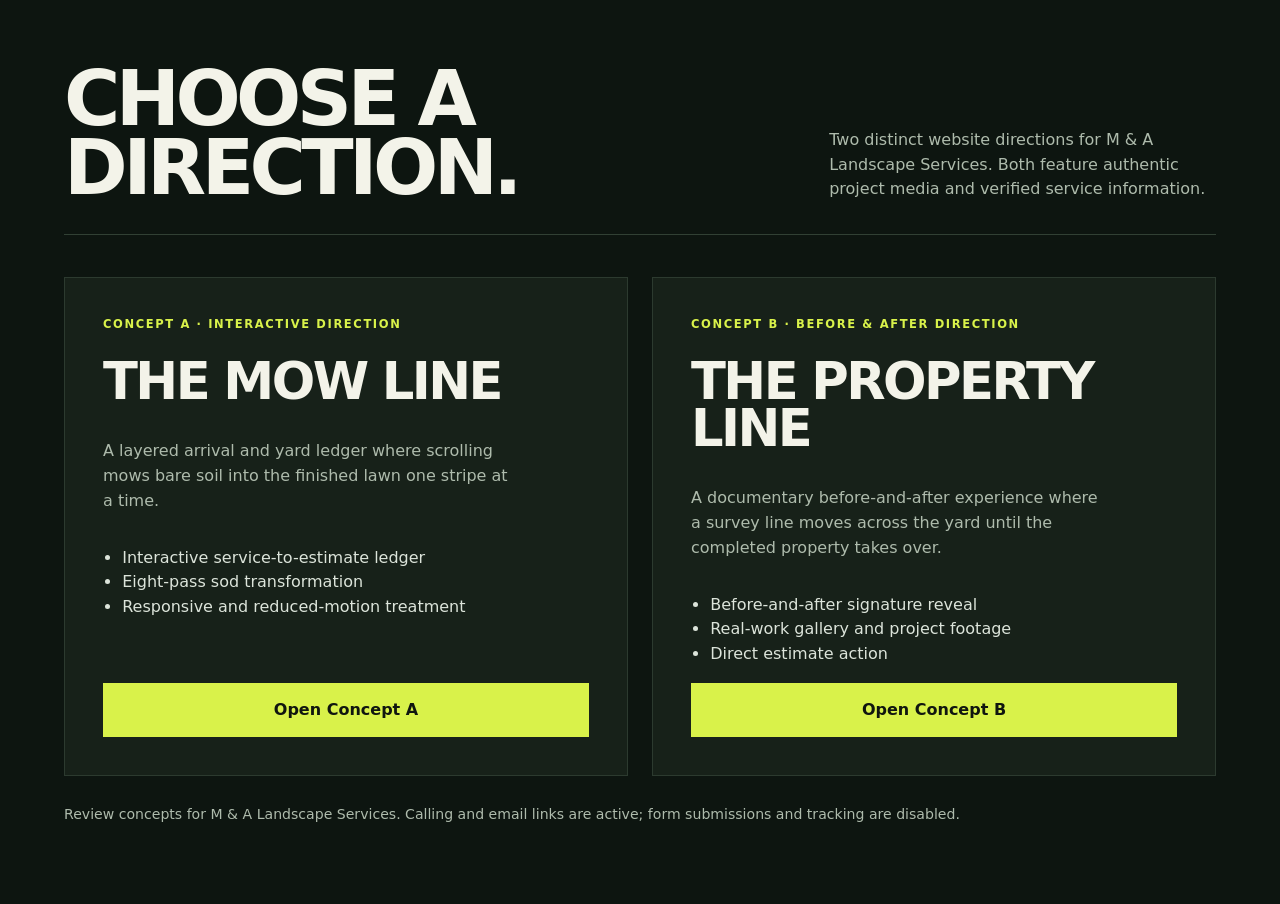
<file: index.html>
<!doctype html>
<html lang="en">
<head>
<meta charset="utf-8"><meta name="viewport" content="width=device-width,initial-scale=1"><title>M & A Landscape Services — Landing Page Review</title><link rel="icon" href="data:,">
<style>
:root{--bg:#0d1510;--panel:#172119;--ink:#f3f3e9;--soft:#aebbac;--accent:#d9f24a}*{box-sizing:border-box}body{margin:0;background:var(--bg);color:var(--ink);font:16px/1.55 system-ui,sans-serif;padding:clamp(24px,5vw,72px)}main{max-width:1180px;margin:auto}header{display:flex;justify-content:space-between;gap:30px;align-items:end;border-bottom:1px solid #314034;padding-bottom:32px;margin-bottom:42px}h1{font-size:clamp(2.2rem,6vw,5.4rem);line-height:.9;letter-spacing:-.06em;margin:0;max-width:10ch;text-transform:uppercase}header p{max-width:38ch;color:var(--soft);margin:0}.grid{display:grid;grid-template-columns:repeat(2,minmax(0,1fr));gap:24px}.card{background:var(--panel);border:1px solid #2c3a2f;padding:clamp(22px,3vw,38px);display:flex;min-height:440px;flex-direction:column}.tag{font-size:.72rem;letter-spacing:.14em;text-transform:uppercase;color:var(--accent);font-weight:800}.card h2{font-size:clamp(2rem,4vw,4rem);line-height:.92;letter-spacing:-.05em;margin:24px 0 18px;text-transform:uppercase}.card p{color:var(--soft);max-width:40ch}.card ul{padding-left:1.2em;color:#dce4da}.card a{margin-top:auto;display:flex;min-height:54px;align-items:center;justify-content:center;background:var(--accent);color:#10160f;font-weight:850;text-decoration:none;padding:0 18px}.note{margin-top:28px;color:var(--soft);font-size:.88rem}@media(max-width:760px){header{display:block}header p{margin-top:20px}.grid{grid-template-columns:1fr}.card{min-height:380px}}
</style></head>
<body><main><header><h1>Choose a direction.</h1><p>Two distinct website directions for M & A Landscape Services. Both feature authentic project media and verified service information.</p></header><section class="grid">
<article class="card"><span class="tag">Concept A · Interactive Direction</span><h2>The Mow Line</h2><p>A layered arrival and yard ledger where scrolling mows bare soil into the finished lawn one stripe at a time.</p><ul><li>Interactive service-to-estimate ledger</li><li>Eight-pass sod transformation</li><li>Responsive and reduced-motion treatment</li></ul><a href="concept-a/index.html">Open Concept A</a></article>
<article class="card"><span class="tag">Concept B · Before & After Direction</span><h2>The Property Line</h2><p>A documentary before-and-after experience where a survey line moves across the yard until the completed property takes over.</p><ul><li>Before-and-after signature reveal</li><li>Real-work gallery and project footage</li><li>Direct estimate action</li></ul><a href="concept-b/index.html">Open Concept B</a></article>
</section><p class="note">Review concepts for M & A Landscape Services. Calling and email links are active; form submissions and tracking are disabled.</p></main></body></html>
</file>
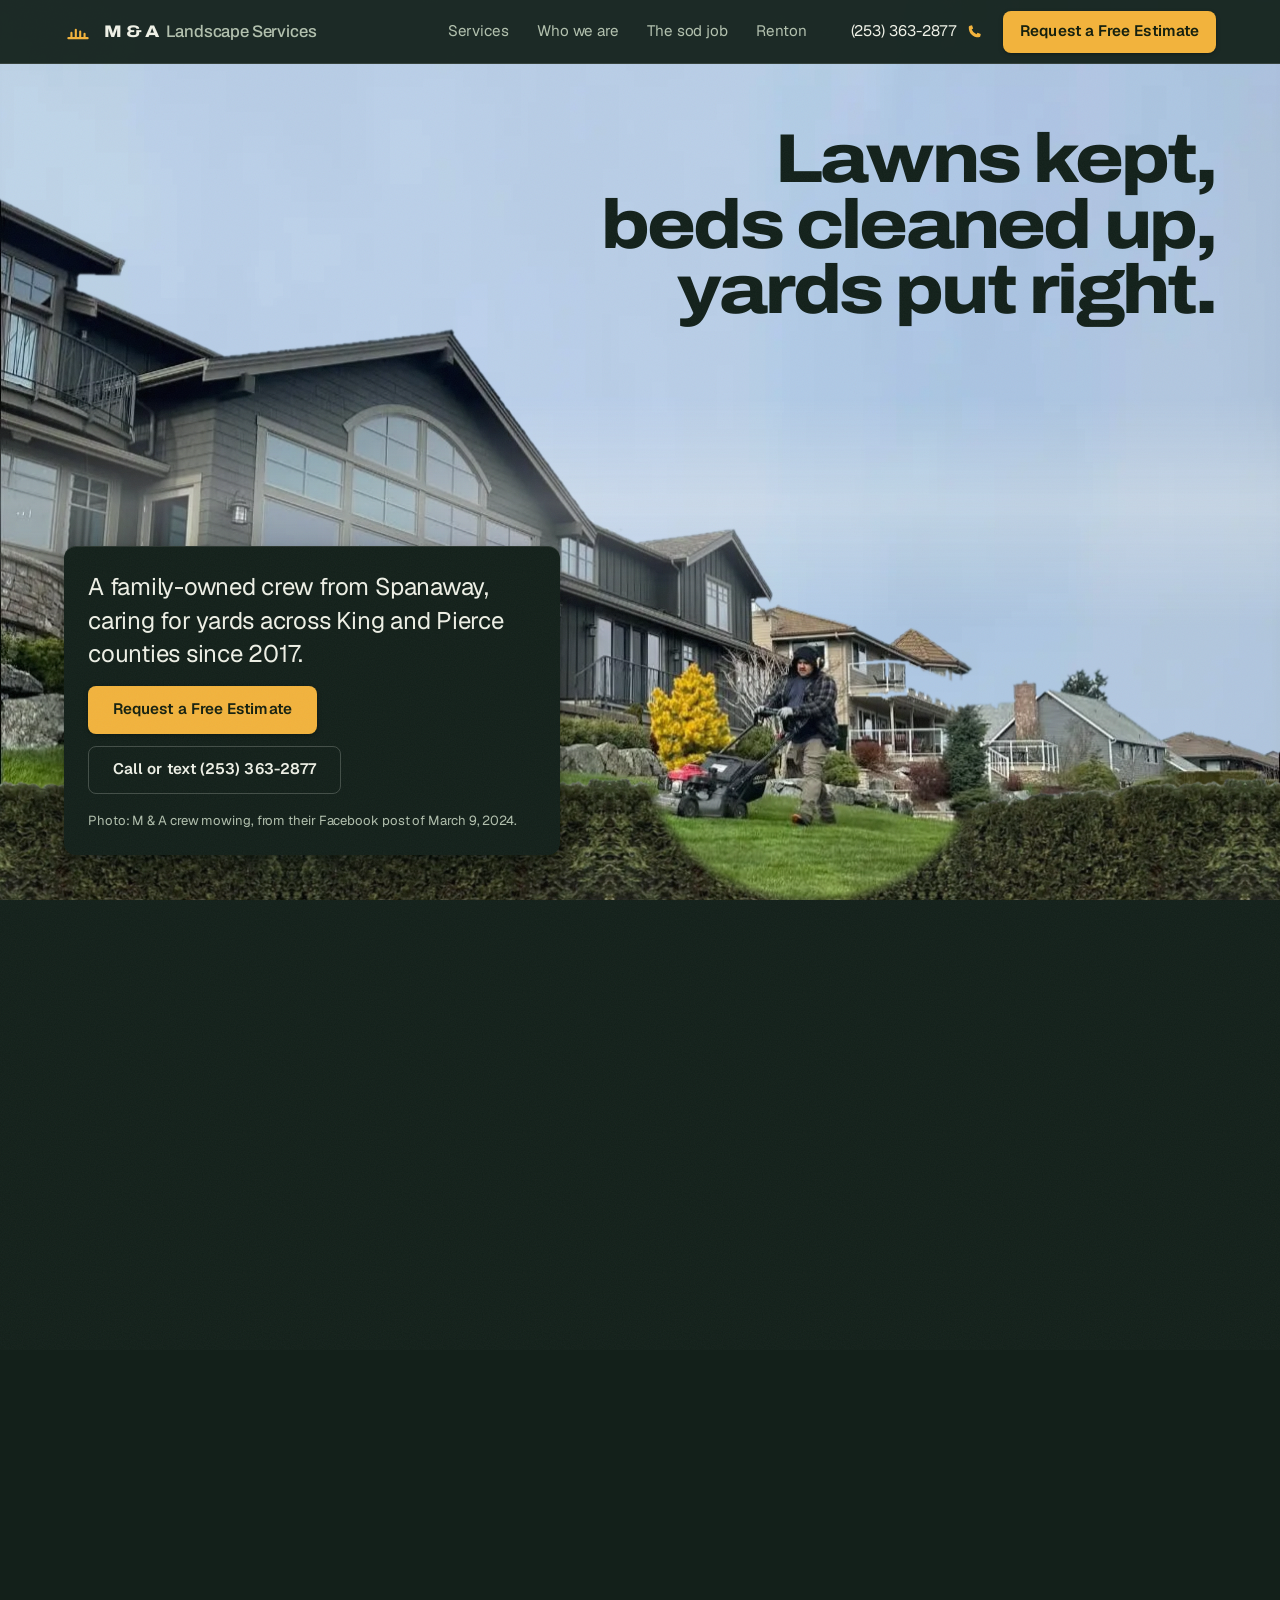
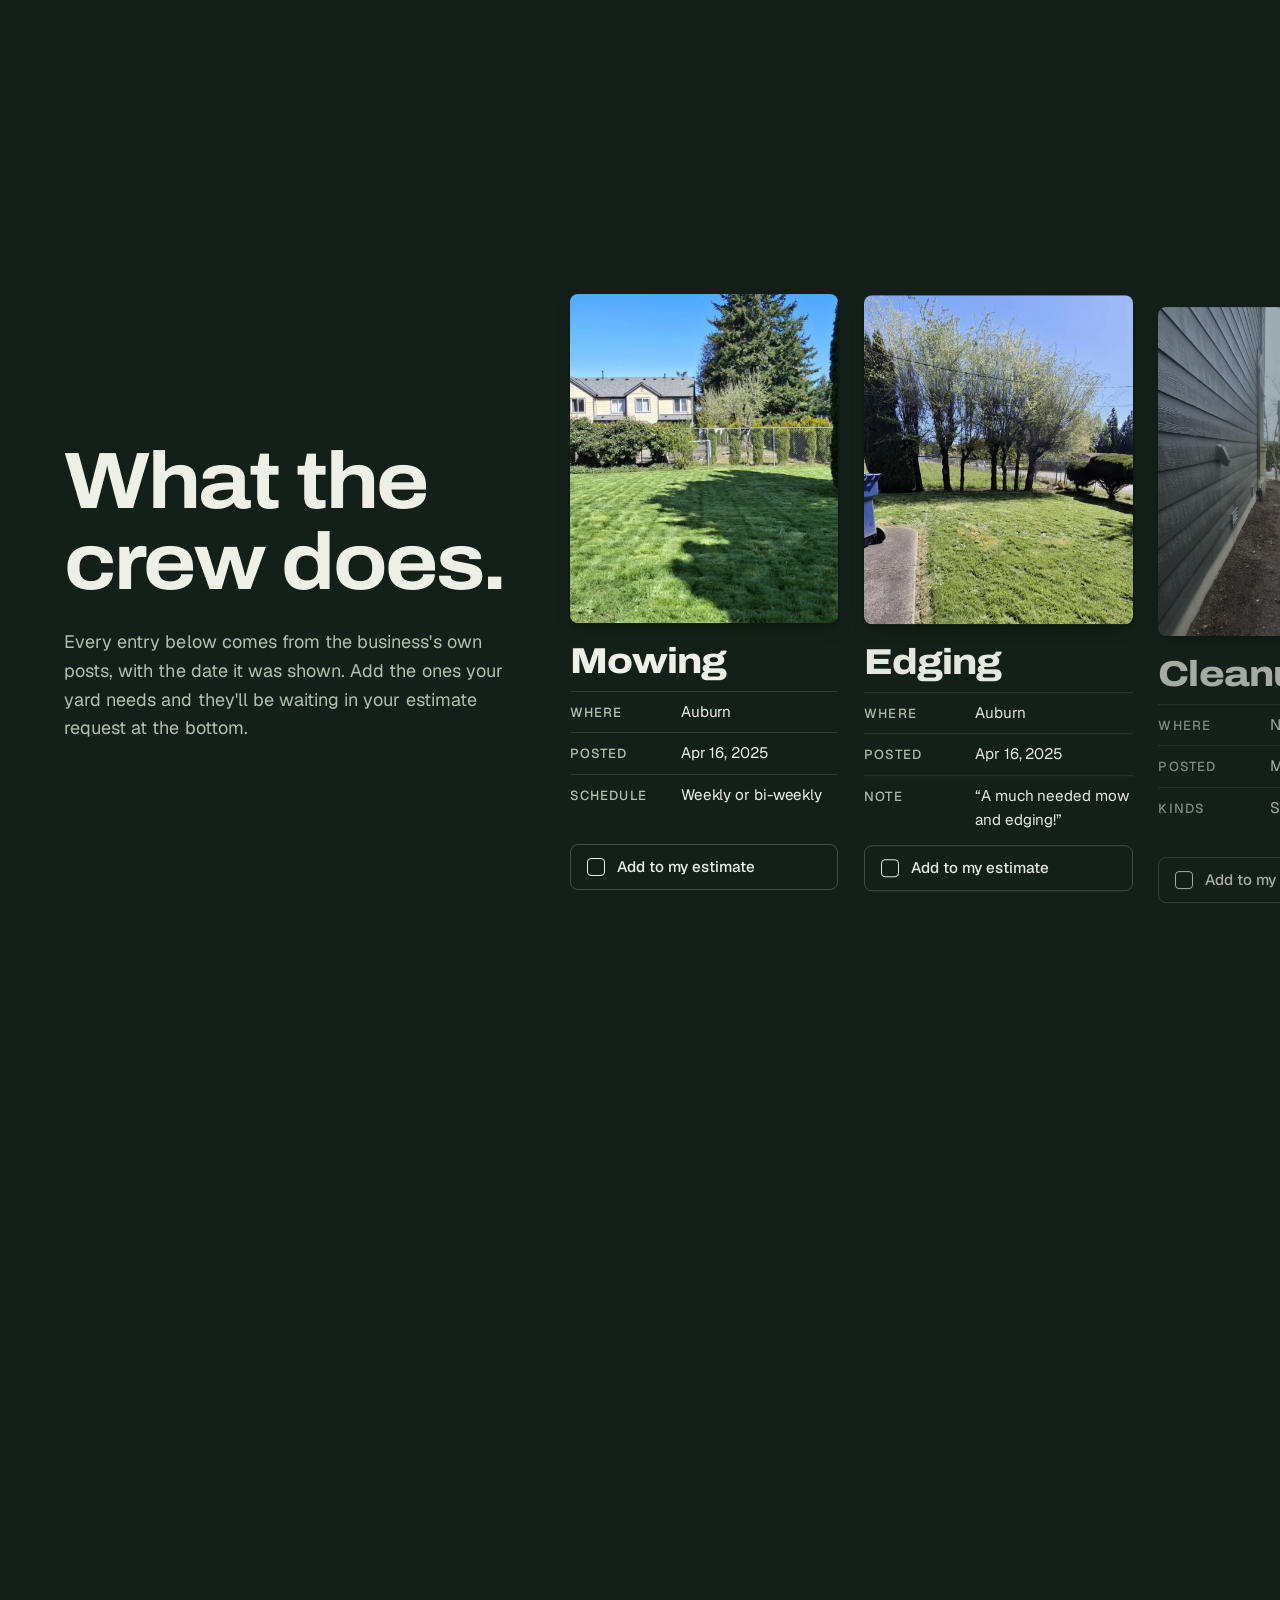
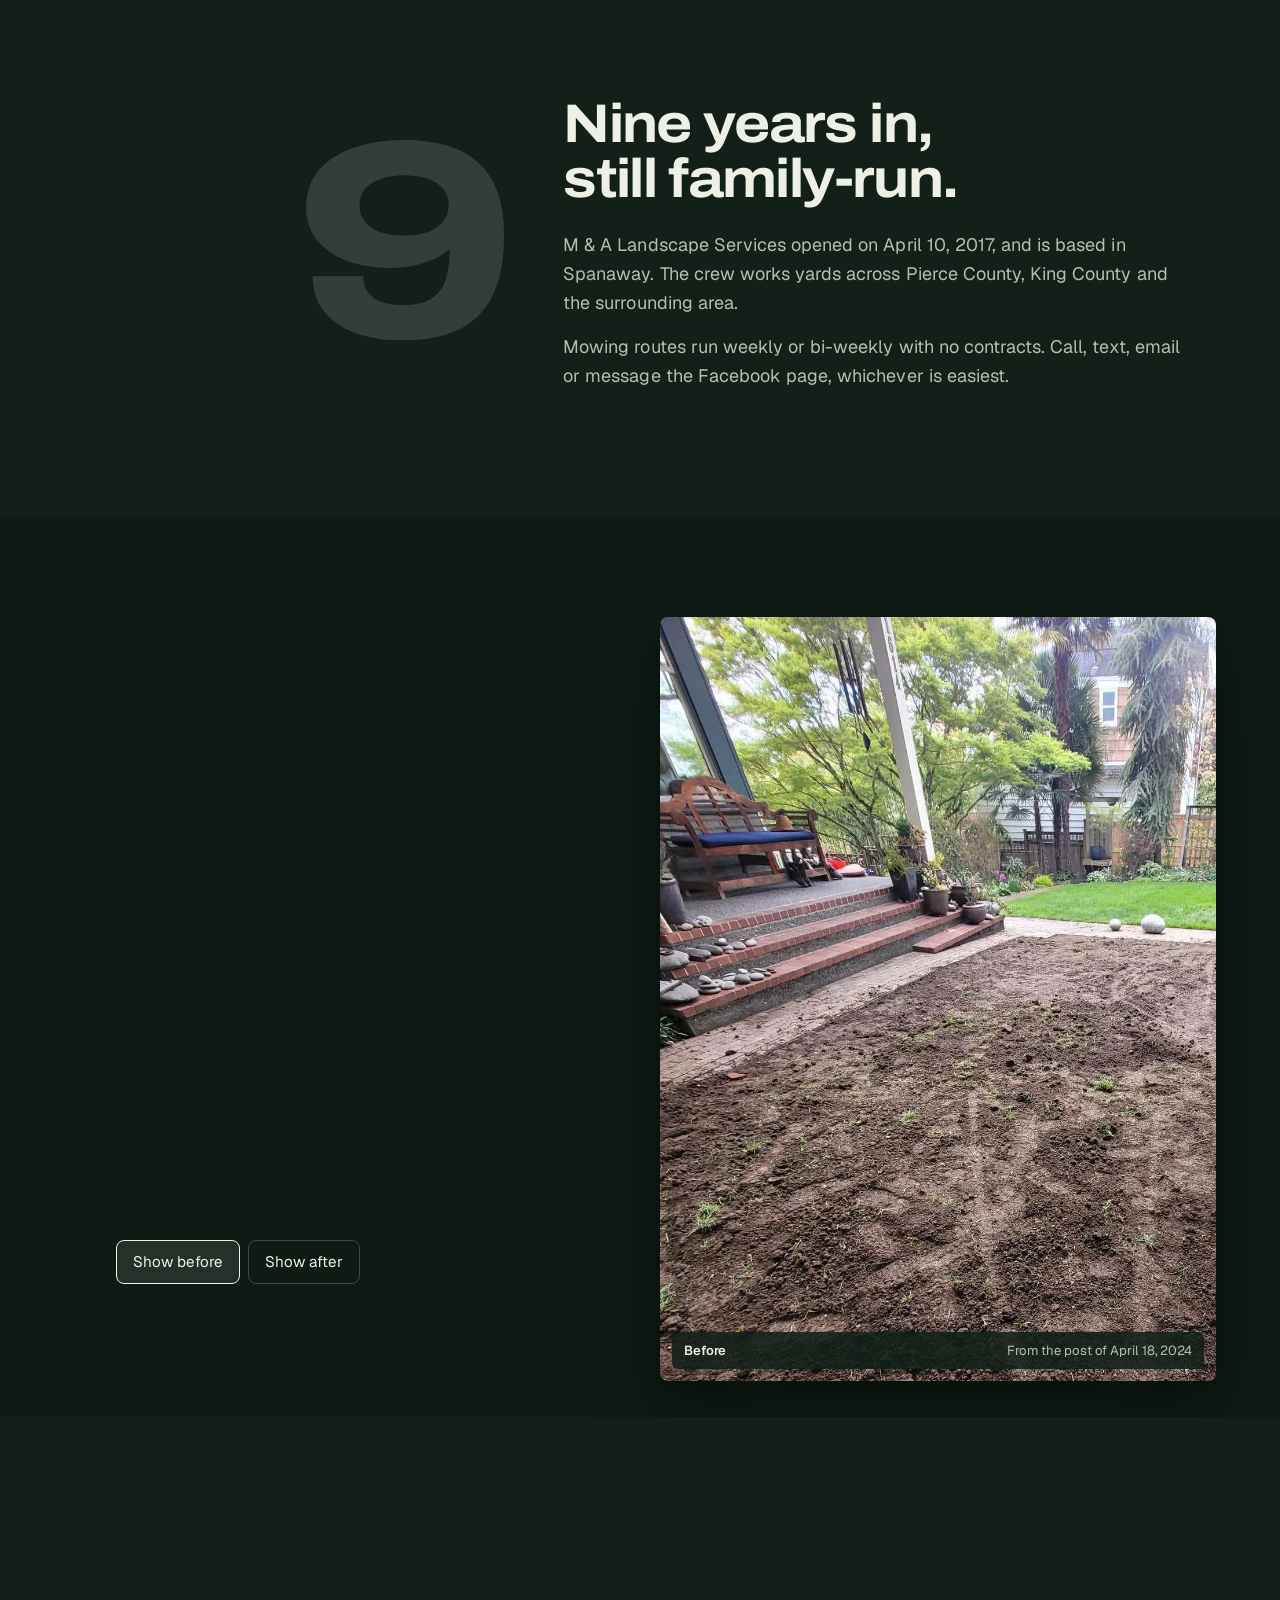
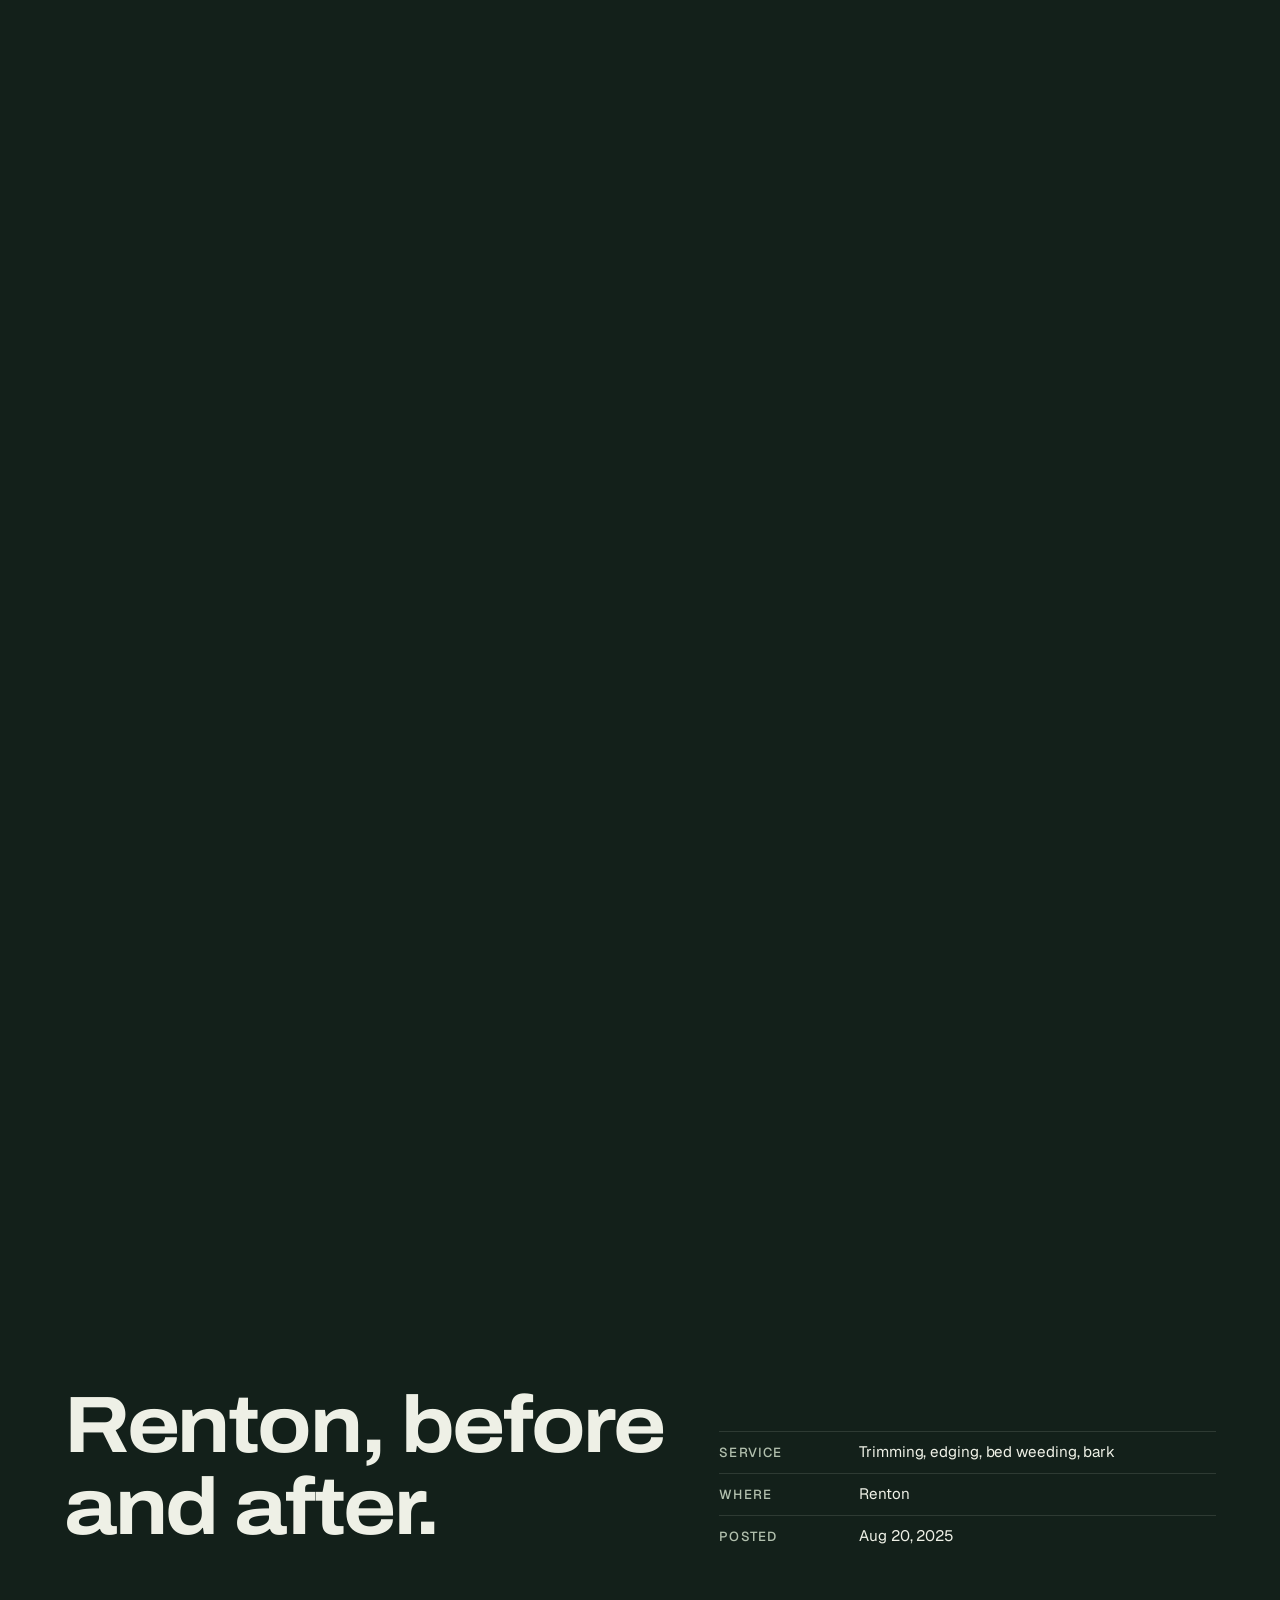
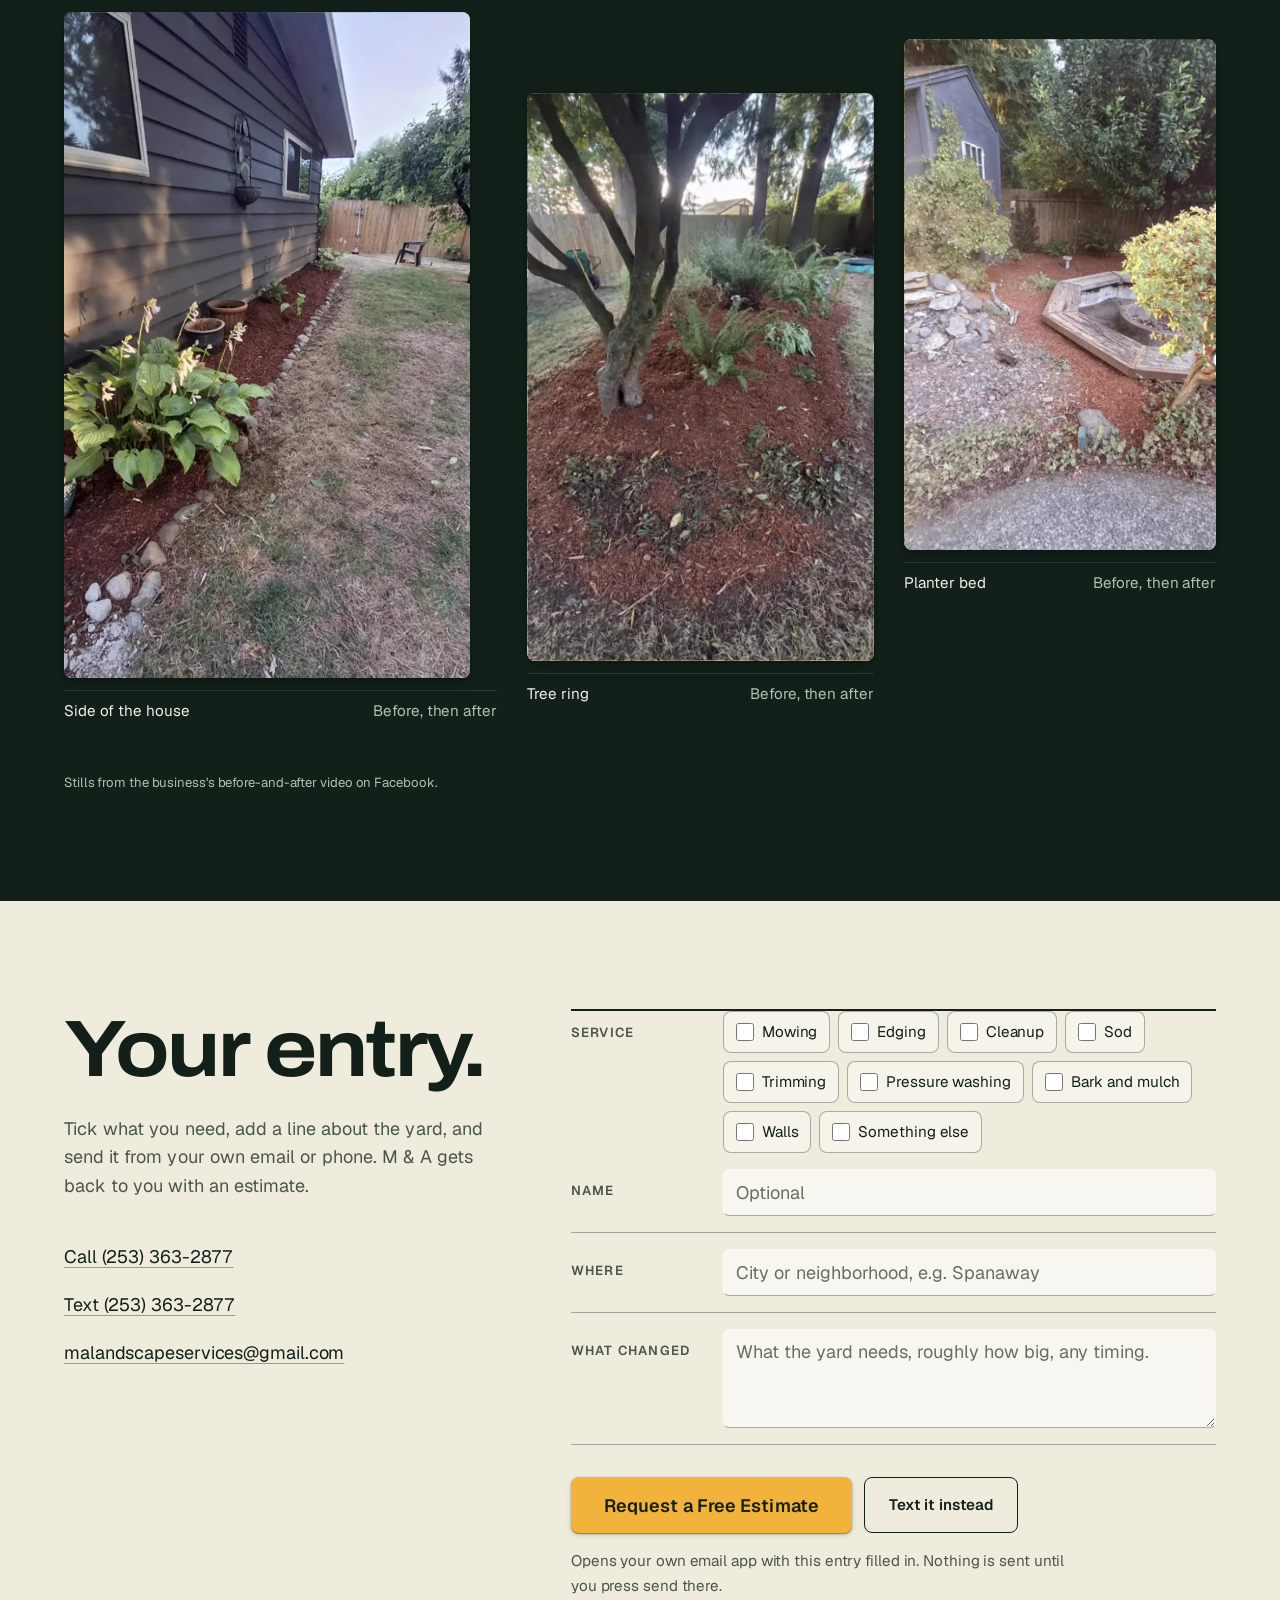
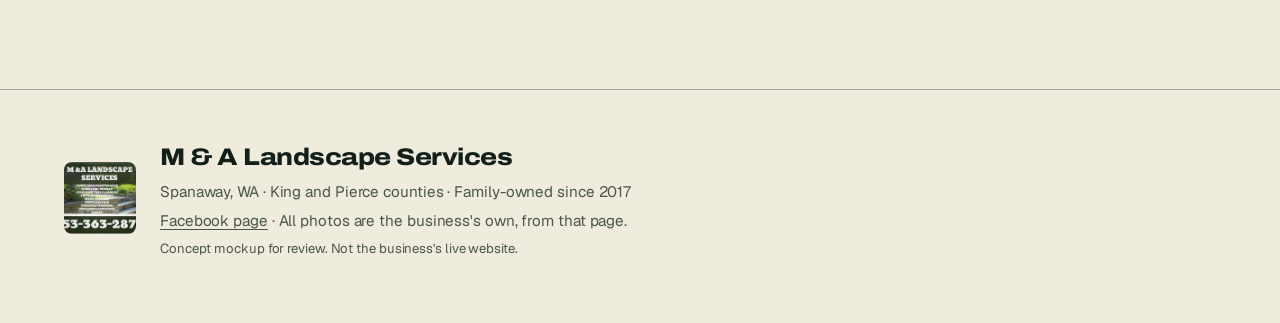
<file: concept-a/index.html>
<!doctype html>
<html lang="en">
<head>
<meta charset="utf-8">
<meta name="viewport" content="width=device-width, initial-scale=1, viewport-fit=cover">
<title>M &amp; A Landscape Services · Lawn care and yard work, Spanaway WA</title>
<meta name="description" content="Family-owned lawn care and landscaping from Spanaway, serving King and Pierce counties since 2017. Mowing, cleanups, sod, trimming, pressure washing. Call or text (253) 363-2877.">
<meta name="theme-color" content="#13201a">
<meta property="og:title" content="M &amp; A Landscape Services">
<meta property="og:description" content="Lawn care and yard work across King and Pierce counties, from Spanaway, since 2017.">
<meta property="og:image" content="assets/img/og.webp">
<link rel="icon" href="data:image/svg+xml,<svg xmlns='http://www.w3.org/2000/svg' viewBox='0 0 32 32'><rect width='32' height='32' rx='7' fill='%2313201a'/><path d='M6 22h20M9 22v-6M14 22v-9M19 22v-7M24 22v-5' stroke='%23f2b33d' stroke-width='2.4' stroke-linecap='round'/></svg>">
<link rel="preload" href="assets/fonts/archivo-standard.woff2" as="font" type="font/woff2" crossorigin>
<link rel="preload" href="assets/fonts/geist.woff2" as="font" type="font/woff2" crossorigin>
<link rel="preload" href="assets/img/hero-mid.webp" as="image">
<link rel="stylesheet" href="scrollcraft.css">
<link rel="stylesheet" href="site.css">
<noscript><style>[data-sc-cue],[data-sc-in],[data-sc-stagger]>*{opacity:1!important;transform:none!important}</style></noscript>
</head>
<body>

<a class="skip" href="#main">Skip to content</a>
<span data-sc-progress></span>
<div class="sc-grain" aria-hidden="true"></div>

<header class="bar" id="bar">
  <a class="bar__mark" href="#top" aria-label="M &amp; A Landscape Services, back to top">
    <svg class="bar__glyph" viewBox="0 0 32 32" aria-hidden="true"><path d="M5 23h22M8.5 23v-6M13.5 23v-9.5M18.5 23v-7.5M23.5 23v-5" /></svg>
    <span>M&nbsp;&amp;&nbsp;A <em>Landscape Services</em></span>
  </a>
  <nav class="bar__index" id="index" aria-label="Page index">
    <a href="#services">Services</a>
    <a href="#about">Who we are</a>
    <a href="#sod">The sod job</a>
    <a href="#renton">Renton</a>
  </nav>
  <button class="bar__menu" type="button" aria-expanded="false" aria-controls="index">Index</button>
  <div class="bar__actions">
    <a class="bar__tel" href="tel:+12533632877" aria-label="Call (253) 363-2877"><span class="bar__tel-num">(253) 363-2877</span><svg viewBox="0 0 24 24" aria-hidden="true"><path d="M6.6 3.5 9.4 3l1.5 4.3-2 1.4a12 12 0 0 0 6.4 6.4l1.4-2 4.3 1.5-.5 2.8c-.2 1-1 1.6-2 1.6C10.3 19 5 13.7 5 5.5c0-1 .6-1.8 1.6-2Z"/></svg></a>
    <a class="btn btn--accent bar__cta" href="#estimate">Request a Free Estimate <span class="tally" data-tally hidden>0</span></a>
  </div>
</header>

<main id="main">

  <!-- 1 · RECOGNITION. Layered arrival. Pin, bespoke planes off --sc-p. -->
  <section id="top" class="hero" data-sc-act="pin" data-sc-span="1.9" aria-labelledby="hero-title">
    <div data-sc-stage class="hero__stage" data-hero-stage>
      <div class="hero__plane hero__sky" data-plane="sky" aria-hidden="true">
        <img src="assets/img/hero-sky.webp" width="1290" height="1562" alt="">
      </div>
      <div class="hero__type" data-plane="type">
        <div class="hero__title-wrap" data-sc-cue="0 0.4 0 0.12" data-sc-rise="0">
          <h1 id="hero-title" class="hero__title">Lawns kept, beds cleaned up, yards put right.</h1>
        </div>
      </div>
      <div class="hero__plane hero__mid" data-plane="mid">
        <img src="assets/img/hero-mid.webp" width="1290" height="1562"
             alt="An M &amp; A crew member mowing a large sloped lawn in front of a grey two-storey house.">
      </div>
      <div class="hero__haze" data-plane="haze" aria-hidden="true"></div>
      <div class="hero__near" data-plane="near">
        <div class="hero__hedge" aria-hidden="true"></div>
        <div class="hero__ground">
          <p class="hero__beat" data-sc-cue="0.5 1 0.18 0">Weekly and bi-weekly routes. No contracts.</p>
        </div>
      </div>
      <div class="hero__panel">
        <p class="hero__sub">A family-owned crew from Spanaway, caring for yards across King and Pierce counties since 2017.</p>
        <div class="hero__ctas">
          <a class="btn btn--accent" href="#estimate">Request a Free Estimate</a>
          <a class="btn btn--quiet" href="tel:+12533632877">Call or text (253)&nbsp;363-2877</a>
        </div>
        <p class="hero__credit">Photo: M &amp; A crew mowing, from their Facebook post of March 9, 2024.</p>
      </div>
    </div>
  </section>

  <!-- 2 · CURIOSITY. Services rail. Pan. -->
  <section id="services" class="rail-act" data-sc-act="pan" data-sc-span="3.4" aria-labelledby="services-title">
    <div data-sc-stage class="rail-act__stage">
      <div class="rail" data-sc-pan="0.04" data-rail>
        <div class="rail__lead">
          <h2 id="services-title" class="h2">What the crew does.</h2>
          <p class="body">Every entry below comes from the business's own posts, with the date it was shown. Add the ones your yard needs and they'll be waiting in your estimate request at the bottom.</p>
        </div>

        <article class="entry" data-service="Mowing">
          <figure class="entry__img"><img src="assets/img/svc-mowing.webp" width="900" height="1100" loading="lazy" alt="A wide lawn with fresh mowing stripes beside a hedge and a tall evergreen."></figure>
          <h3 class="entry__name">Mowing</h3>
          <dl class="fields">
            <div><dt>Where</dt><dd>Auburn</dd></div>
            <div><dt>Posted</dt><dd>Apr 16, 2025</dd></div>
            <div><dt>Schedule</dt><dd>Weekly or bi-weekly</dd></div>
          </dl>
          <button class="add" type="button" aria-pressed="false" data-add="Mowing"><span class="add__box" aria-hidden="true"></span><span class="add__label">Add to my estimate</span></button>
        </article>

        <article class="entry" data-service="Edging">
          <figure class="entry__img"><img src="assets/img/svc-edging.webp" width="900" height="1100" loading="lazy" alt="A freshly cut lawn with a crisp edge along a concrete path."></figure>
          <h3 class="entry__name">Edging</h3>
          <dl class="fields">
            <div><dt>Where</dt><dd>Auburn</dd></div>
            <div><dt>Posted</dt><dd>Apr 16, 2025</dd></div>
            <div><dt>Note</dt><dd>“A much needed mow and edging!”</dd></div>
          </dl>
          <button class="add" type="button" aria-pressed="false" data-add="Edging"><span class="add__box" aria-hidden="true"></span><span class="add__label">Add to my estimate</span></button>
        </article>

        <article class="entry" data-service="Cleanup">
          <figure class="entry__img"><img src="assets/img/svc-cleanup.webp" width="900" height="1100" loading="lazy" alt="A narrow side yard between two houses, cleared down to soil and gravel."></figure>
          <h3 class="entry__name">Cleanups</h3>
          <dl class="fields">
            <div><dt>Where</dt><dd>Not stated</dd></div>
            <div><dt>Posted</dt><dd>May 26, 2025</dd></div>
            <div><dt>Kinds</dt><dd>Spring, fall, one-time</dd></div>
          </dl>
          <button class="add" type="button" aria-pressed="false" data-add="Cleanup"><span class="add__box" aria-hidden="true"></span><span class="add__label">Add to my estimate</span></button>
        </article>

        <article class="entry" data-service="Sod">
          <figure class="entry__img"><img src="assets/img/svc-sod.webp" width="900" height="1100" loading="lazy" alt="Newly laid sod with visible roll seams inside a brick border."></figure>
          <h3 class="entry__name">Sod</h3>
          <dl class="fields">
            <div><dt>Where</dt><dd>Not stated</dd></div>
            <div><dt>Posted</dt><dd>Apr 18, 2024</dd></div>
            <div><dt>Also</dt><dd>Sod replacement</dd></div>
          </dl>
          <button class="add" type="button" aria-pressed="false" data-add="Sod"><span class="add__box" aria-hidden="true"></span><span class="add__label">Add to my estimate</span></button>
        </article>

        <article class="entry" data-service="Hedge and tree trimming">
          <figure class="entry__img"><img src="assets/img/svc-hedge.webp" width="900" height="1100" loading="lazy" alt="A tall, squared-off arborvitae hedge above a lawn and a planted bed."></figure>
          <h3 class="entry__name">Trimming</h3>
          <dl class="fields">
            <div><dt>Where</dt><dd>Not stated</dd></div>
            <div><dt>Posted</dt><dd>May 26, 2025</dd></div>
            <div><dt>Covers</dt><dd>Hedges, shrubs, trees</dd></div>
          </dl>
          <button class="add" type="button" aria-pressed="false" data-add="Hedge and tree trimming"><span class="add__box" aria-hidden="true"></span><span class="add__label">Add to my estimate</span></button>
        </article>

        <article class="entry" data-service="Pressure washing">
          <figure class="entry__img"><img src="assets/img/svc-pressure.webp" width="900" height="1100" loading="lazy" alt="A pressure washer on a driveway, with the cleaned concrete visibly lighter than the uncleaned part."></figure>
          <h3 class="entry__name">Washing</h3>
          <dl class="fields">
            <div><dt>Where</dt><dd>Maple Valley</dd></div>
            <div><dt>Posted</dt><dd>Apr 9, 2025</dd></div>
            <div><dt>Surfaces</dt><dd>Driveways, patios</dd></div>
          </dl>
          <button class="add" type="button" aria-pressed="false" data-add="Pressure washing"><span class="add__box" aria-hidden="true"></span><span class="add__label">Add to my estimate</span></button>
        </article>

        <article class="entry" data-service="Bark and mulch">
          <figure class="entry__img"><img src="assets/img/svc-bark.webp" width="900" height="1100" loading="lazy" alt="A freshly mulched bed with a curved edge beside a lawn."></figure>
          <h3 class="entry__name">Bark</h3>
          <dl class="fields">
            <div><dt>Where</dt><dd>Renton</dd></div>
            <div><dt>Posted</dt><dd>Aug 20, 2025</dd></div>
            <div><dt>With</dt><dd>Weeding, edging</dd></div>
          </dl>
          <button class="add" type="button" aria-pressed="false" data-add="Bark and mulch"><span class="add__box" aria-hidden="true"></span><span class="add__label">Add to my estimate</span></button>
        </article>

        <article class="entry" data-service="Retaining walls">
          <figure class="entry__img"><img src="assets/img/svc-walls.webp" width="900" height="1100" loading="lazy" alt="A block retaining wall with built-in block steps leading up to a lawn."></figure>
          <h3 class="entry__name">Walls</h3>
          <dl class="fields">
            <div><dt>Where</dt><dd>Not stated</dd></div>
            <div><dt>Posted</dt><dd>Oct 19, 2021</dd></div>
            <div><dt>Also</dt><dd>Pavers, steps</dd></div>
          </dl>
          <button class="add" type="button" aria-pressed="false" data-add="Retaining walls"><span class="add__box" aria-hidden="true"></span><span class="add__label">Add to my estimate</span></button>
        </article>

        <div class="rail__note">
          <p class="body">Not listed? Their posts also mention irrigation, French drains, gutter cleaning, pavers and landscape design and install. Ask about it in your request.</p>
        </div>
      </div>
    </div>
  </section>

  <!-- 3 · TRUST. Authored silence before the peak. Plain flow, no media. -->
  <section id="about" class="about" aria-labelledby="about-title">
    <div class="sc-wrap about__grid">
      <p class="about__years" aria-hidden="true"><span data-sc-count="0 9" data-sc-count-ms="1500">9</span></p>
      <div class="about__copy" data-sc-in data-sc-stagger="70">
        <h2 id="about-title" class="h2">Nine years in, still family-run.</h2>
        <p class="body">M &amp; A Landscape Services opened on April 10, 2017, and is based in Spanaway. The crew works yards across Pierce County, King County and the surrounding area.</p>
        <p class="body">Mowing routes run weekly or bi-weekly with no contracts. Call, text, email or message the Facebook page, whichever is easiest.</p>
      </div>
    </div>
  </section>

  <!-- 4 · DELIGHT (peak). The mow line. Pin + bespoke stripes. -->
  <section id="sod" class="mow" data-sc-act="pin" data-sc-span="4.4" aria-labelledby="sod-title">
    <div data-sc-stage class="mow__stage" data-mow-stage>
      <div class="mow__copy">
        <div class="mow__head" data-sc-cue="0 1 0 0" data-sc-rise="0">
          <h2 id="sod-title" class="h2">The sod job.</h2>
          <dl class="fields fields--wide">
            <div><dt>Service</dt><dd>Sod installation</dd></div>
            <div><dt>Where</dt><dd>Not stated</dd></div>
            <div><dt>Posted</dt><dd>Apr 18, 2024</dd></div>
            <div><dt>What changed</dt><dd>Bare raked soil to new lawn</dd></div>
          </dl>
        </div>
        <p class="mow__line" data-sc-cue="0.84 1 0.4 0">Same brick border. New lawn.</p>
        <div class="mow__controls" role="group" aria-label="Compare the sod job">
          <button type="button" class="chip" data-mow-go="before" aria-pressed="false">Show before</button>
          <button type="button" class="chip" data-mow-go="after" aria-pressed="false">Show after</button>
        </div>
      </div>
      <figure class="mow__frame" data-mow-frame>
        <img class="mow__before" src="assets/img/sod-before.webp" width="960" height="1320" loading="lazy"
             alt="Before: a rectangular bed of bare, raked soil inside a brick border, porch steps on the left.">
        <div class="mow__passes" data-mow-passes aria-hidden="true"></div>
        <div class="mow__deck" data-mow-deck aria-hidden="true"></div>
        <img class="mow__after-static" src="assets/img/sod-after.webp" width="960" height="1320" loading="lazy"
             alt="After: the same bed laid with new lawn, the brick border and steps unchanged.">
        <figcaption class="mow__cap"><span data-mow-state>Before</span><span class="mow__cap-src">From the post of April 18, 2024</span></figcaption>
      </figure>
    </div>
  </section>

  <!-- 5 · CONFIDENCE. Renton pairs, wipes. Flow + reveal. -->
  <section id="renton" class="renton" data-sc-act="flow" aria-labelledby="renton-title">
    <div class="sc-wrap">
      <header class="renton__head" data-sc-in data-sc-stagger="60">
        <h2 id="renton-title" class="h2">Renton, before and after.</h2>
        <dl class="fields fields--wide">
          <div><dt>Service</dt><dd>Trimming, edging, bed weeding, bark</dd></div>
          <div><dt>Where</dt><dd>Renton</dd></div>
          <div><dt>Posted</dt><dd>Aug 20, 2025</dd></div>
        </dl>
      </header>
      <div class="renton__grid">
        <figure class="pair pair--a">
          <div class="pair__frame">
            <img src="assets/img/renton-side-before.webp" width="720" height="1180" loading="lazy" alt="Before: a dry, patchy strip along the side of a dark-sided house, hostas and a child's toy in the grass.">
            <div class="pair__after" data-sc-reveal="right" data-sc-reveal-at="0.16 0.40">
              <img src="assets/img/renton-side-after.webp" width="720" height="1180" loading="lazy" alt="After: the same strip with a fresh bark bed and a clean edge against the lawn.">
            </div>
          </div>
          <figcaption><span>Side of the house</span><span>Before, then after</span></figcaption>
        </figure>
        <figure class="pair pair--b">
          <div class="pair__frame">
            <img src="assets/img/renton-tree-before.webp" width="720" height="1180" loading="lazy" alt="Before: leaf litter and weeds under a small tree.">
            <div class="pair__after" data-sc-reveal="right" data-sc-reveal-at="0.30 0.52">
              <img src="assets/img/renton-tree-after.webp" width="720" height="1180" loading="lazy" alt="After: the tree ring weeded and covered in fresh bark.">
            </div>
          </div>
          <figcaption><span>Tree ring</span><span>Before, then after</span></figcaption>
        </figure>
        <figure class="pair pair--c">
          <div class="pair__frame">
            <img src="assets/img/renton-bed-before.webp" width="720" height="1180" loading="lazy" alt="Before: an overgrown bed around a wooden planter, debris on the gravel.">
            <div class="pair__after" data-sc-reveal="right" data-sc-reveal-at="0.40 0.62">
              <img src="assets/img/renton-bed-after.webp" width="720" height="1180" loading="lazy" alt="After: the planter bed trimmed back and mulched.">
            </div>
          </div>
          <figcaption><span>Planter bed</span><span>Before, then after</span></figcaption>
        </figure>
      </div>
      <p class="renton__src">Stills from the business's before-and-after video on Facebook.</p>
    </div>
  </section>

  <!-- 6 · RESOLVE. Your ledger entry. Flow, paper ground. -->
  <section id="estimate" class="close" aria-labelledby="estimate-title">
    <div class="sc-wrap close__wrap">
      <div class="close__intro">
        <h2 id="estimate-title" class="h2">Your entry.</h2>
        <p class="body">Tick what you need, add a line about the yard, and send it from your own email or phone. M &amp; A gets back to you with an estimate.</p>
        <ul class="close__direct">
          <li><a href="tel:+12533632877">Call (253) 363-2877</a></li>
          <li><a href="sms:+12533632877">Text (253) 363-2877</a></li>
          <li><a href="mailto:malandscapeservices@gmail.com">malandscapeservices@gmail.com</a></li>
        </ul>
      </div>

      <form class="ledger" id="ledger" method="post" action="mailto:malandscapeservices@gmail.com" enctype="text/plain" novalidate>
        <fieldset class="ledger__services">
          <legend>Service</legend>
          <div class="ledger__checks" data-ledger-checks>
            <label><input type="checkbox" name="service" value="Mowing"> Mowing</label>
            <label><input type="checkbox" name="service" value="Edging"> Edging</label>
            <label><input type="checkbox" name="service" value="Cleanup"> Cleanup</label>
            <label><input type="checkbox" name="service" value="Sod"> Sod</label>
            <label><input type="checkbox" name="service" value="Hedge and tree trimming"> Trimming</label>
            <label><input type="checkbox" name="service" value="Pressure washing"> Pressure washing</label>
            <label><input type="checkbox" name="service" value="Bark and mulch"> Bark and mulch</label>
            <label><input type="checkbox" name="service" value="Retaining walls"> Walls</label>
            <label><input type="checkbox" name="service" value="Something else"> Something else</label>
          </div>
        </fieldset>
        <div class="ledger__row">
          <label for="f-name">Name</label>
          <input id="f-name" name="name" type="text" autocomplete="name" placeholder="Optional">
        </div>
        <div class="ledger__row">
          <label for="f-where">Where</label>
          <input id="f-where" name="where" type="text" autocomplete="address-level2" placeholder="City or neighborhood, e.g. Spanaway">
        </div>
        <div class="ledger__row ledger__row--tall">
          <label for="f-notes">What changed</label>
          <textarea id="f-notes" name="notes" rows="3" placeholder="What the yard needs, roughly how big, any timing."></textarea>
        </div>
        <div class="ledger__send">
          <button class="btn btn--accent btn--lg" type="submit" data-send="email">Request a Free Estimate</button>
          <button class="btn btn--line" type="button" data-send="sms">Text it instead</button>
        </div>
        <p class="ledger__status" role="status" aria-live="polite" data-ledger-status>Opens your own email app with this entry filled in. Nothing is sent until you press send there.</p>
      </form>
    </div>

    <footer class="foot">
      <div class="sc-wrap foot__wrap">
        <img class="foot__badge" src="assets/img/profile.webp" width="160" height="160" loading="lazy" alt="M &amp; A Landscape Services profile badge from their Facebook page.">
        <p class="foot__name">M &amp; A Landscape Services</p>
        <p class="foot__meta">Spanaway, WA · King and Pierce counties · Family-owned since 2017</p>
        <p class="foot__meta"><a href="https://www.facebook.com/malandscapeservices" rel="noopener">Facebook page</a> · All photos are the business's own, from that page.</p>
        <p class="foot__meta foot__note">Concept mockup for review. Not the business's live website.</p>
      </div>
    </footer>
  </section>

</main>

<script src="scrollcraft.js"></script>
<script>ScrollCraft.mount(document.body);</script>
<script src="site.js"></script>
</body>
</html>
</file>
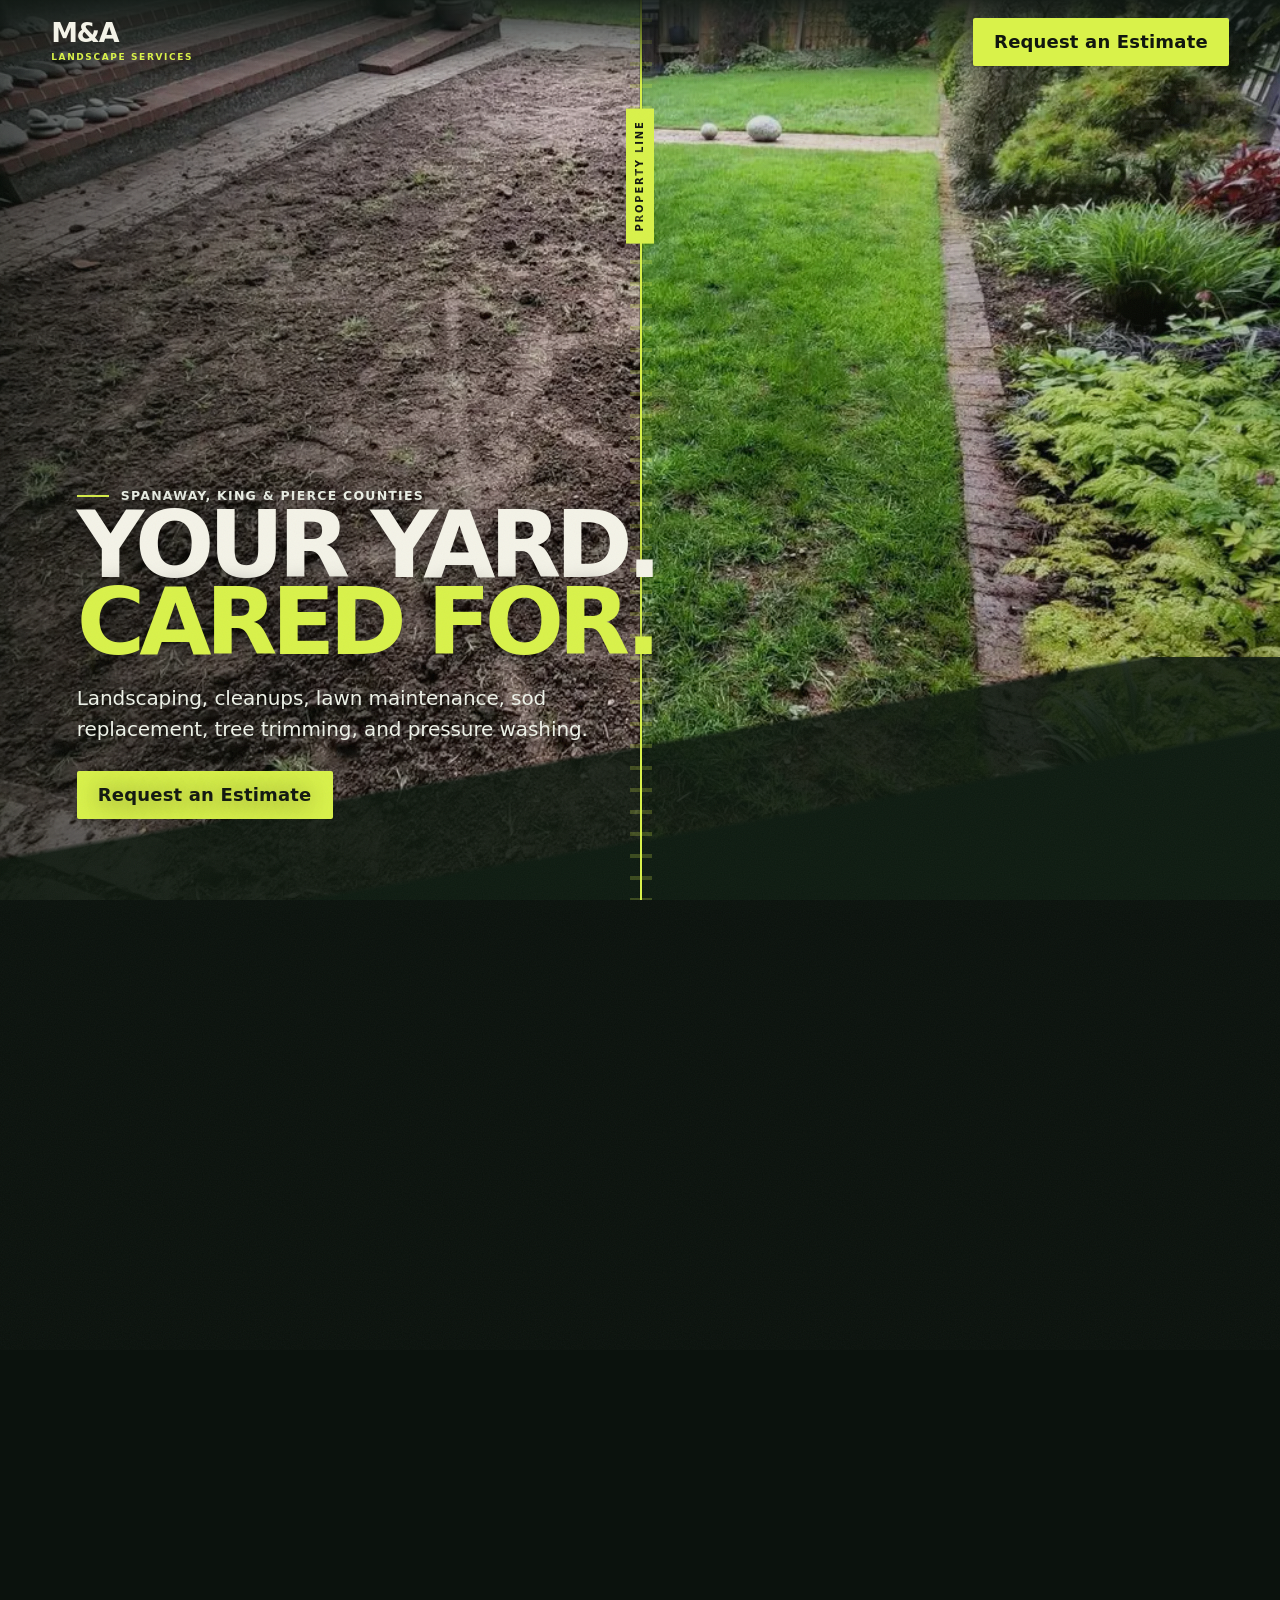
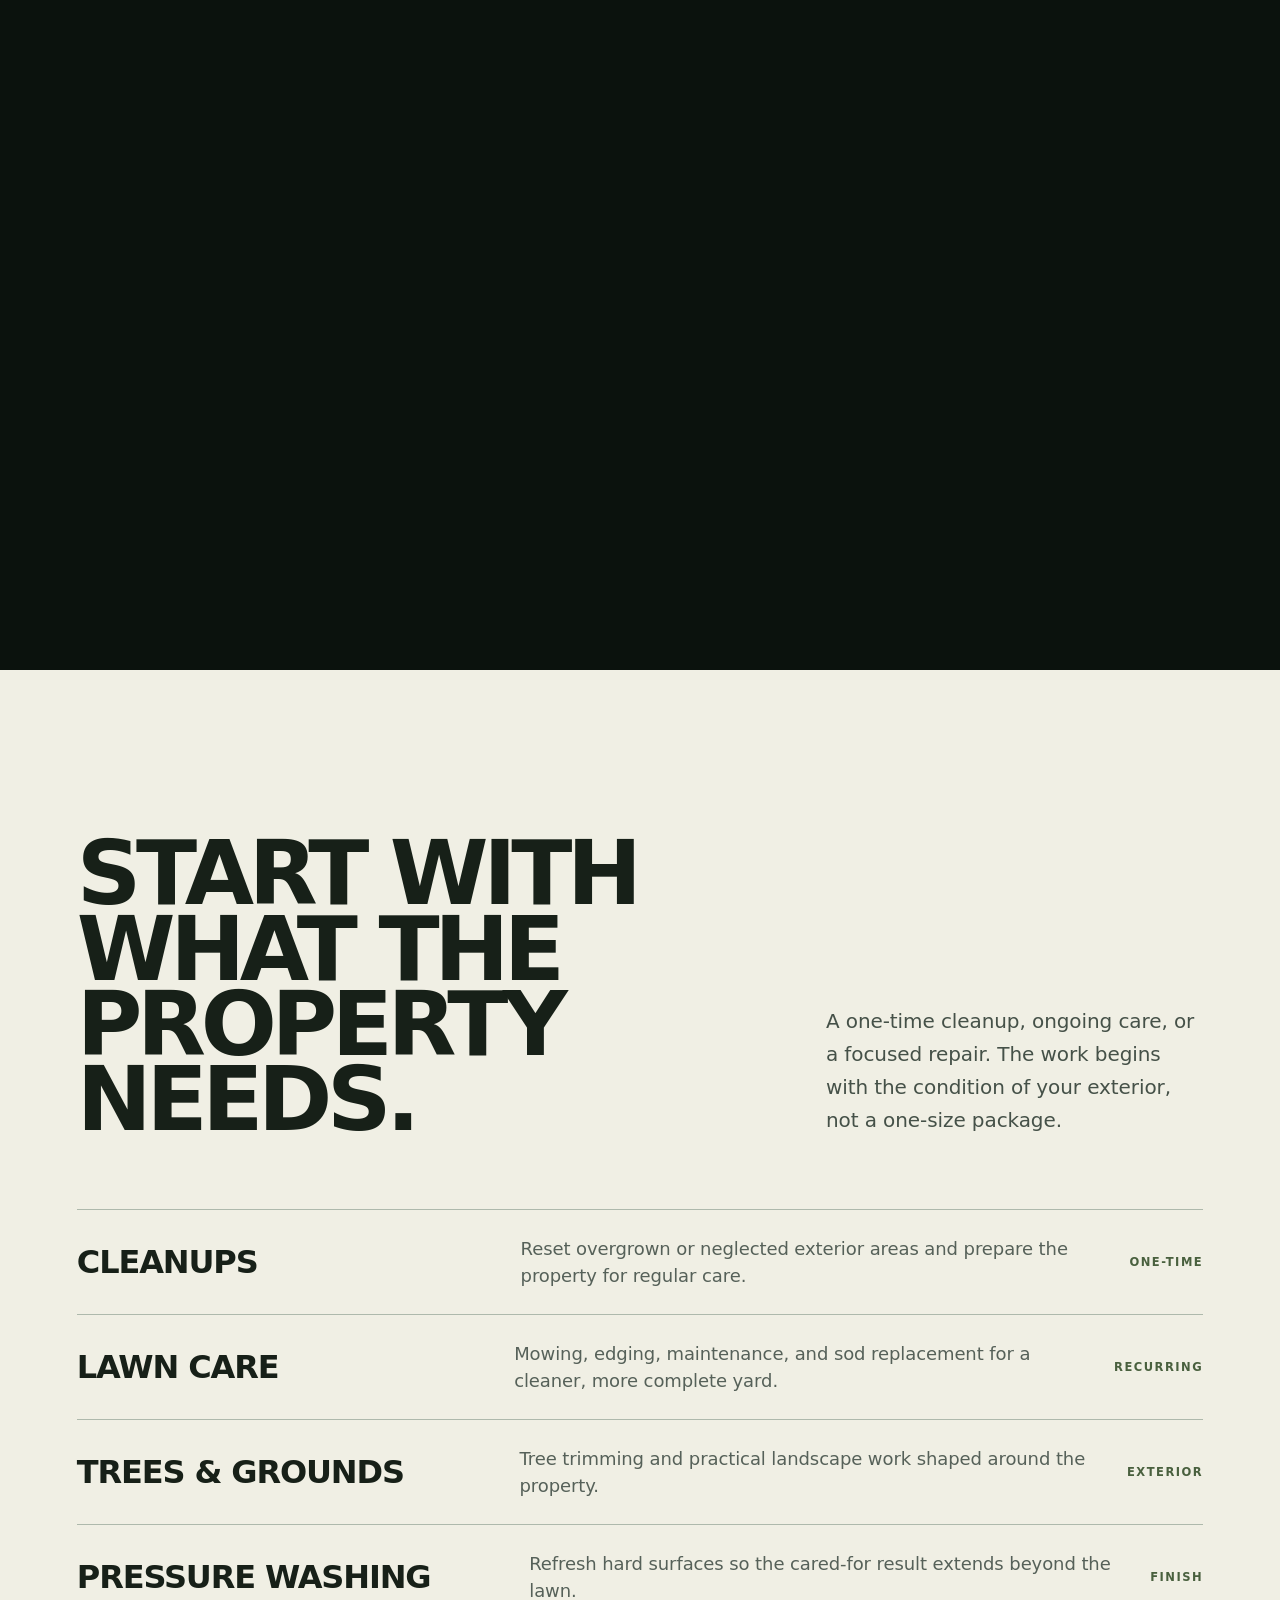
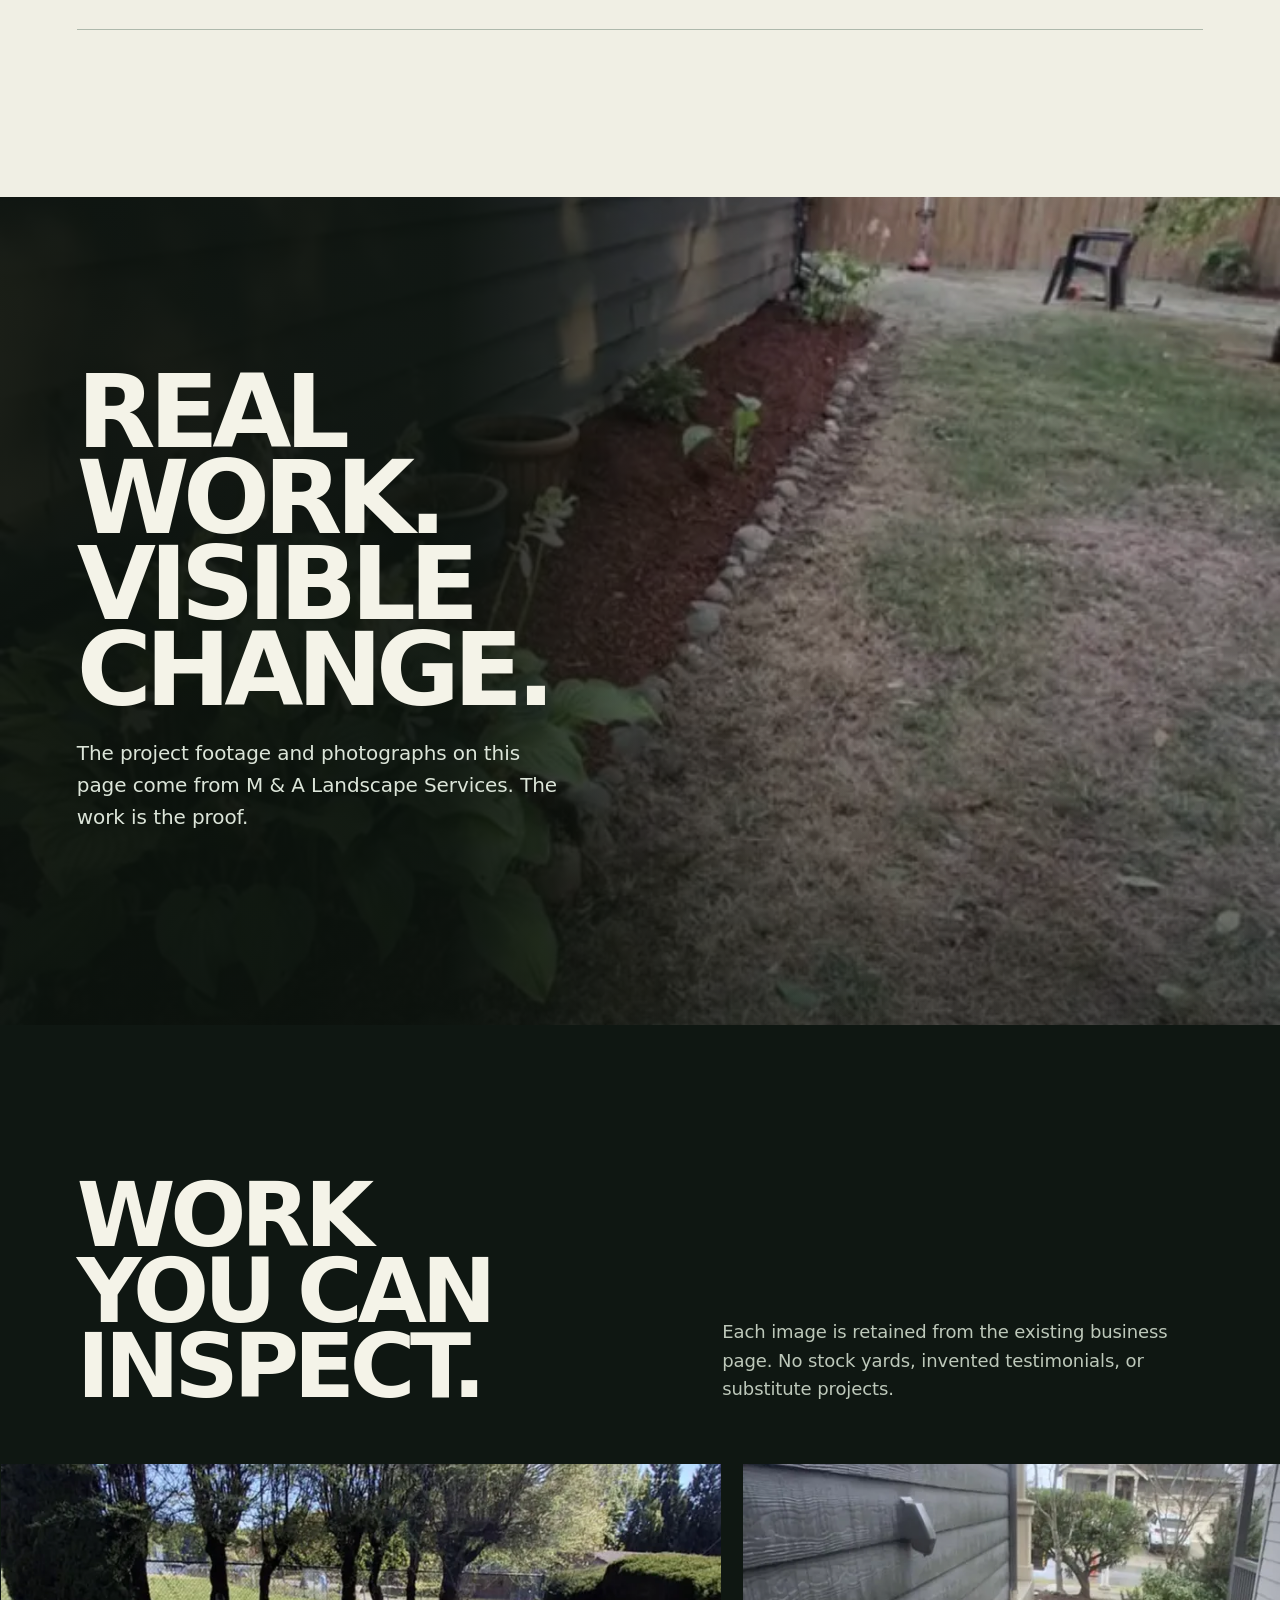
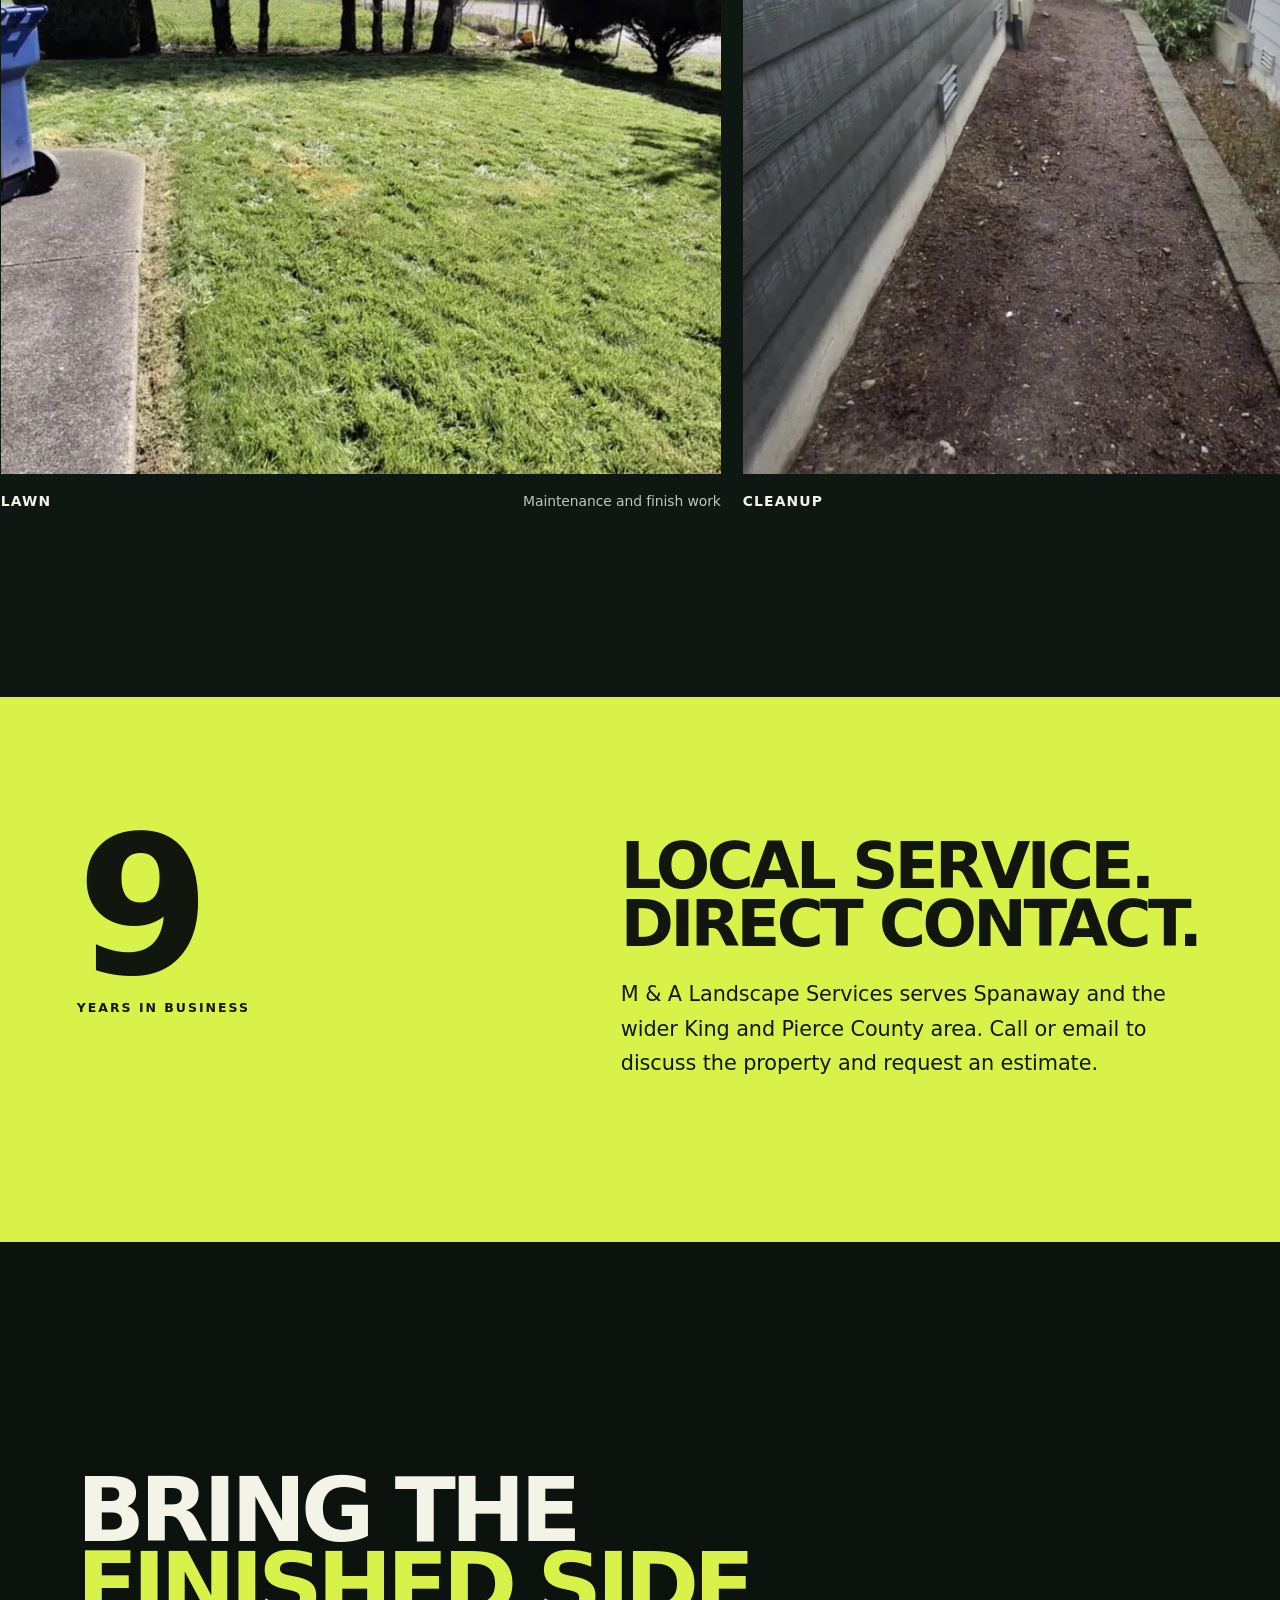
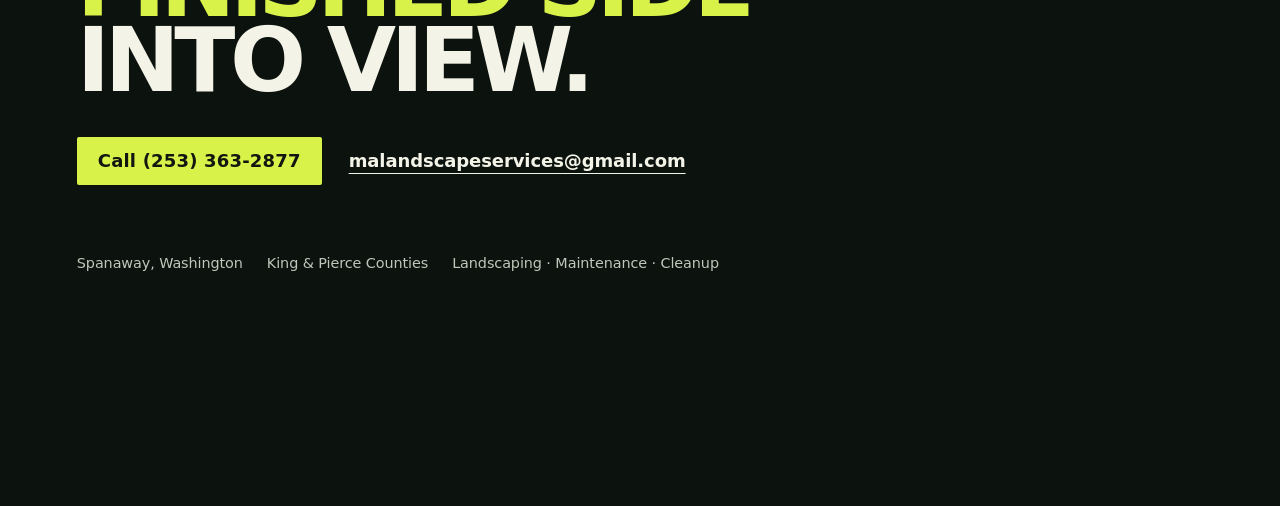
<file: concept-b/index.html>
<!doctype html>
<html lang="en">
<head>
<meta charset="utf-8">
<meta name="viewport" content="width=device-width, initial-scale=1, viewport-fit=cover">
<meta name="description" content="M & A Landscape Services provides landscaping, cleanups, lawn maintenance, sod replacement, tree trimming, and pressure washing in Spanaway and King and Pierce counties.">
<title>M & A Landscape Services | Spanaway Landscaping</title>
<link rel="icon" href="data:,">
<link rel="stylesheet" href="scrollcraft.css">
<style>
:root {
  --sc-canvas:#101813;
  --sc-surface:#19241d;
  --sc-ink:#f4f3e8;
  --sc-ink-soft:#bdc8ba;
  --sc-accent:#d9f24a;
  --sc-accent-ink:#11170f;
  --sc-font-display:"Arial Narrow","Avenir Next Condensed",system-ui,sans-serif;
  --sc-font-text:"Avenir Next",system-ui,sans-serif;
  --soil:#3c2f25;
  --moss:#668354;
  --paper:#f0efe4;
  --line:50%;
}
*{box-sizing:border-box}
html{background:var(--sc-canvas);scroll-behavior:smooth}
body{margin:0;background:var(--sc-canvas);color:var(--sc-ink);font-family:var(--sc-font-text);overflow-x:hidden}
a{color:inherit}
.site-bar{position:fixed;inset:0 0 auto;z-index:50;display:flex;align-items:center;justify-content:space-between;padding:18px clamp(18px,4vw,64px);mix-blend-mode:normal;background:linear-gradient(to bottom,rgba(16,24,19,.88),transparent);pointer-events:none}
.mark,.nav-cta{pointer-events:auto}
.mark{font:900 clamp(19px,2.1vw,31px)/.9 var(--sc-font-display);letter-spacing:-.05em;text-transform:uppercase;text-decoration:none}
.mark span{display:block;font:650 9px/1.1 var(--sc-font-text);letter-spacing:.18em;color:var(--sc-accent);margin-top:7px}
.nav-cta,.cta{display:inline-flex;min-height:48px;align-items:center;justify-content:center;padding:0 20px;border:1px solid color-mix(in srgb,var(--sc-accent) 70%,transparent);background:var(--sc-accent);color:var(--sc-accent-ink);font-weight:850;letter-spacing:.01em;text-decoration:none;border-radius:2px;transition:transform 150ms cubic-bezier(.23,1,.32,1),background 150ms ease-out}
.nav-cta:hover,.cta:hover{transform:translateY(-2px)}
.nav-cta:active,.cta:active{transform:translateY(1px)}
:focus-visible{outline:3px solid var(--sc-accent);outline-offset:4px}

.hero{height:430svh;position:relative;background:#0b120d}
.hero-stage{position:sticky;top:0;height:100svh;overflow:hidden;isolation:isolate;background:#17241a}
.hero-media,.hero-media img,.hero-after{position:absolute;inset:0;width:100%;height:100%}
.hero-media img{object-fit:cover;max-width:none;filter:saturate(.9) contrast(1.05)}
.hero-before{z-index:1;transform:scale(calc(1.05 + var(--hero-p,0)*.03));transform-origin:center}
.hero-after{z-index:2;clip-path:inset(0 0 0 var(--line));overflow:hidden;will-change:clip-path}
.hero-after img{transform:scale(calc(1.03 + var(--hero-p,0)*.018));filter:saturate(1.06) contrast(1.04)}
.hero-foreground{position:absolute;z-index:7;inset:auto -5% -7%;height:34%;background:linear-gradient(170deg,transparent 0 38%,rgba(13,24,14,.86) 39% 55%,#0e1b11 56%);transform:translateY(calc(var(--hero-p,0)*36px));pointer-events:none}
.hero-atmosphere{position:absolute;z-index:6;inset:0;background:radial-gradient(circle at 75% 15%,rgba(217,242,74,.1),transparent 27%),linear-gradient(90deg,rgba(8,15,10,.66),rgba(8,15,10,.1) 44%,rgba(8,15,10,.24));pointer-events:none}
.property-line{position:absolute;z-index:12;top:0;bottom:0;left:0;width:2px;background:var(--sc-accent);box-shadow:0 0 0 1px rgba(10,18,11,.2);transform:translateX(var(--line-x,50vw));will-change:transform}
.property-line:before{content:"PROPERTY LINE";position:absolute;top:clamp(110px,18vh,190px);left:0;transform:translateX(-50%) rotate(-90deg);transform-origin:center;background:var(--sc-accent);color:var(--sc-accent-ink);font:900 10px/1 var(--sc-font-text);letter-spacing:.18em;padding:9px 12px;white-space:nowrap}
.property-line:after{content:"";position:absolute;inset:0 auto 0 -10px;width:22px;background:repeating-linear-gradient(to bottom,transparent 0 18px,rgba(217,242,74,.28) 18px 22px);opacity:.8}
.hero-copy{position:absolute;z-index:15;left:clamp(20px,6vw,92px);bottom:clamp(54px,9vh,112px);max-width:min(690px,82vw);text-shadow:0 2px 24px rgba(0,0,0,.5)}
.hero-copy h1{font:950 clamp(3.1rem,7.3vw,8.2rem)/.83 var(--sc-font-display);letter-spacing:-.065em;text-transform:uppercase;margin:0;text-wrap:balance;max-width:9ch}
.hero-copy h1 span{display:block;color:var(--sc-accent)}
.hero-copy p{max-width:540px;font-size:clamp(1rem,1.6vw,1.25rem);line-height:1.55;color:#eef3e9;margin:22px 0 26px}
.hero-status{display:flex;gap:12px;align-items:center;font-size:.78rem;font-weight:750;letter-spacing:.1em;text-transform:uppercase;color:#eef3e9}
.hero-status i{width:32px;height:2px;background:var(--sc-accent);display:block}

.needs{background:var(--paper);color:#172018;padding:clamp(92px,13vw,180px) clamp(20px,6vw,96px)}
.needs-head{display:grid;grid-template-columns:minmax(0,1.2fr) minmax(260px,.7fr);gap:clamp(36px,8vw,140px);align-items:end;max-width:1440px;margin:auto}
.needs h2,.proof h2,.contact h2{font:950 clamp(3.1rem,7vw,7.8rem)/.84 var(--sc-font-display);letter-spacing:-.06em;text-transform:uppercase;margin:0;text-wrap:balance}
.needs-intro{font-size:clamp(1.05rem,1.6vw,1.25rem);line-height:1.65;max-width:36ch;margin:0;color:#455148}
.service-ledger{max-width:1440px;margin:72px auto 0;border-top:1px solid #aeb9ac}
.service-row{display:grid;grid-template-columns:1.15fr 1.6fr auto;gap:22px;align-items:center;padding:25px 0;border-bottom:1px solid #aeb9ac;position:relative}
.service-row h3{font:850 clamp(1.35rem,2.5vw,2.6rem)/1 var(--sc-font-display);letter-spacing:-.035em;text-transform:uppercase;margin:0}
.service-row p{margin:0;color:#566159;line-height:1.5}
.service-row b{font-size:.72rem;letter-spacing:.13em;text-transform:uppercase;color:#49603e}

.video-proof{position:relative;min-height:92svh;background:#101813;display:grid;place-items:center;overflow:hidden}
.video-proof video,.video-proof .video-poster{position:absolute;inset:0;width:100%;height:100%;object-fit:cover;opacity:.72}
.video-proof:after{content:"";position:absolute;inset:0;background:linear-gradient(90deg,rgba(11,18,13,.92) 0 35%,rgba(11,18,13,.16) 65%),linear-gradient(to top,rgba(11,18,13,.55),transparent 45%)}
.video-copy{position:relative;z-index:2;width:min(1380px,88vw);margin:auto}
.video-copy h2{font:950 clamp(3.2rem,8vw,9rem)/.84 var(--sc-font-display);max-width:8ch;letter-spacing:-.065em;text-transform:uppercase;margin:0 0 24px}
.video-copy p{font-size:clamp(1rem,1.6vw,1.25rem);line-height:1.6;max-width:39ch;color:#dce5d9}

.proof{background:#0f1712;padding:clamp(94px,12vw,170px) 0;color:var(--sc-ink)}
.proof-head{padding:0 clamp(20px,6vw,96px);display:flex;justify-content:space-between;align-items:end;gap:30px}
.proof-head p{max-width:42ch;color:var(--sc-ink-soft);line-height:1.6;margin:0}
.project-rail{display:flex;gap:22px;padding:60px clamp(20px,6vw,96px) 32px;overflow-x:auto;scroll-snap-type:x mandatory;scrollbar-width:thin;scrollbar-color:var(--sc-accent) #1c281f}
.project{flex:0 0 min(72vw,720px);scroll-snap-align:start;margin:0}
.project-media{height:min(64vw,610px);background:#263326;overflow:hidden;position:relative}
.project img{width:100%;height:100%;object-fit:cover;transition:transform 240ms cubic-bezier(.23,1,.32,1)}
.project:hover img{transform:scale(1.018)}
.project figcaption{display:flex;justify-content:space-between;gap:20px;padding:18px 0 0;font-size:.87rem;line-height:1.4;color:var(--sc-ink-soft)}
.project strong{color:var(--sc-ink);text-transform:uppercase;letter-spacing:.08em}

.trust{background:var(--sc-accent);color:var(--sc-accent-ink);padding:clamp(78px,11vw,150px) clamp(20px,6vw,96px)}
.trust-inner{max-width:1440px;margin:auto;display:grid;grid-template-columns:1fr 1.4fr;gap:clamp(40px,10vw,160px);align-items:start}
.trust-kicker{font:950 clamp(5rem,15vw,15rem)/.72 var(--sc-font-display);letter-spacing:-.08em}
.trust-kicker span{display:block;font:850 .78rem/1.2 var(--sc-font-text);letter-spacing:.16em;text-transform:uppercase;margin-top:25px}
.trust-copy h2{font:950 clamp(2.5rem,5vw,5.6rem)/.9 var(--sc-font-display);letter-spacing:-.055em;text-transform:uppercase;margin:0 0 24px}
.trust-copy p{font-size:clamp(1.05rem,1.7vw,1.3rem);line-height:1.65;max-width:48ch}

.contact{min-height:96svh;display:grid;align-items:center;position:relative;padding:100px clamp(20px,6vw,96px);background:#0c130e;overflow:hidden}
.contact:before{content:"";position:absolute;left:0;right:0;top:64%;height:2px;background:var(--sc-accent);transform-origin:left;transform:scaleX(var(--close-line,0));transition:transform .1s linear}
.contact-inner{position:relative;z-index:2;max-width:1440px;width:100%;margin:auto}
.contact h2{max-width:11ch;margin-bottom:36px}
.contact h2 span{color:var(--sc-accent)}
.contact-actions{display:flex;gap:15px;flex-wrap:wrap;align-items:center}
.contact-link{color:var(--sc-ink);text-underline-offset:6px;font-weight:700;padding:12px}
.contact-meta{margin-top:64px;display:flex;gap:24px;flex-wrap:wrap;color:var(--sc-ink-soft);font-size:.9rem}

@media(max-width:760px){
 .site-bar{padding:14px 16px}.nav-cta{min-height:44px;padding:0 13px;font-size:.82rem}.mark{font-size:18px}.mark span{display:none}
 .hero{height:360svh}.hero-copy{left:18px;right:18px;bottom:52px;max-width:none}.hero-copy h1{font-size:clamp(3.15rem,16vw,5.4rem);max-width:7ch}.hero-copy p{max-width:30ch;font-size:.98rem}
 .property-line:before{top:120px;font-size:8px}.hero-foreground{height:24%}
 .needs-head,.trust-inner{grid-template-columns:1fr}.needs h2,.proof h2,.contact h2{font-size:clamp(3.2rem,14vw,5.7rem)}
 .service-row{grid-template-columns:1fr auto}.service-row p{grid-column:1/-1;max-width:36ch}
 .video-proof{min-height:82svh}.video-copy h2{font-size:clamp(3.4rem,15vw,6.4rem)}
 .proof-head{display:block}.proof-head p{margin-top:24px}.project{flex-basis:84vw}.project-media{height:108vw;max-height:640px}
 .trust-kicker{font-size:34vw}.contact-actions{align-items:stretch;flex-direction:column}.cta,.contact-link{width:100%;text-align:center}
}
@media(prefers-reduced-motion:reduce){
 html{scroll-behavior:auto}.hero{height:auto}.hero-stage{position:relative;min-height:100svh}.hero-after{clip-path:inset(0 0 0 40%)}.property-line{transform:translateX(40vw)}.hero-before,.hero-after img,.hero-foreground{transform:none}.project img,.nav-cta,.cta{transition:none}.video-proof video{display:none}
}
</style>
</head>
<body>
<span data-sc-progress></span>
<div class="sc-grain" aria-hidden="true"></div>
<header class="site-bar">
  <a class="mark" href="#top" aria-label="M and A Landscape Services home">M&amp;A <span>Landscape Services</span></a>
  <a class="nav-cta" href="tel:+12533632877">Request an Estimate</a>
</header>
<main id="top">
  <section class="hero" id="transformation" data-sc-verify-state="split:50">
    <div class="hero-stage">
      <div class="hero-media hero-before" aria-hidden="true"><img src="assets/sod-before.webp" alt=""></div>
      <div class="hero-media hero-after" aria-hidden="true"><img src="assets/sod-after.webp" alt=""></div>
      <div class="hero-atmosphere" aria-hidden="true"></div>
      <div class="hero-foreground" aria-hidden="true"></div>
      <div class="property-line" aria-hidden="true"></div>
      <div class="hero-copy">
        <div class="hero-status"><i></i><span>Spanaway, King &amp; Pierce Counties</span></div>
        <h1>Your yard. <span>Cared for.</span></h1>
        <p>Landscaping, cleanups, lawn maintenance, sod replacement, tree trimming, and pressure washing.</p>
        <a class="cta" href="tel:+12533632877">Request an Estimate</a>
      </div>
    </div>
  </section>

  <section class="needs" data-sc-act="flow">
    <div class="needs-head" data-sc-in data-sc-stagger="60">
      <h2>Start with what the property needs.</h2>
      <p class="needs-intro">A one-time cleanup, ongoing care, or a focused repair. The work begins with the condition of your exterior, not a one-size package.</p>
    </div>
    <div class="service-ledger" data-sc-in data-sc-stagger="45">
      <article class="service-row"><h3>Cleanups</h3><p>Reset overgrown or neglected exterior areas and prepare the property for regular care.</p><b>One-time</b></article>
      <article class="service-row"><h3>Lawn Care</h3><p>Mowing, edging, maintenance, and sod replacement for a cleaner, more complete yard.</p><b>Recurring</b></article>
      <article class="service-row"><h3>Trees &amp; Grounds</h3><p>Tree trimming and practical landscape work shaped around the property.</p><b>Exterior</b></article>
      <article class="service-row"><h3>Pressure Washing</h3><p>Refresh hard surfaces so the cared-for result extends beyond the lawn.</p><b>Finish</b></article>
    </div>
  </section>

  <section class="video-proof" data-sc-act="flow">
    <img class="video-poster" src="assets/video-poster.webp" alt="A completed M and A Landscape Services outdoor project">
    <video muted playsinline loop autoplay poster="assets/video-poster.webp"><source src="assets/cleanup-video.mp4" type="video/mp4"></video>
    <div class="video-copy" data-sc-in data-sc-stagger="70">
      <h2>Real work. Visible change.</h2>
      <p>The project footage and photographs on this page come from M &amp; A Landscape Services. The work is the proof.</p>
    </div>
  </section>

  <section class="proof" data-sc-act="flow">
    <div class="proof-head" data-sc-in data-sc-stagger="60">
      <h2>Work you can inspect.</h2>
      <p>Each image is retained from the existing business page. No stock yards, invented testimonials, or substitute projects.</p>
    </div>
    <div class="project-rail" aria-label="Project gallery">
      <figure class="project"><div class="project-media" data-sc-reveal="left"><img src="assets/mow-edge.webp" alt="Auburn lawn after mowing and edging"></div><figcaption><strong>Lawn</strong><span>Maintenance and finish work</span></figcaption></figure>
      <figure class="project"><div class="project-media" data-sc-reveal="up"><img src="assets/cleanup.webp" alt="Side yard after landscape cleanup"></div><figcaption><strong>Cleanup</strong><span>Exterior reset and care</span></figcaption></figure>
      <figure class="project"><div class="project-media" data-sc-reveal="right"><img src="assets/wall.webp" alt="Landscaped retaining wall and steps"></div><figcaption><strong>Landscape</strong><span>Practical property improvements</span></figcaption></figure>
      <figure class="project"><div class="project-media" data-sc-reveal="iris"><img src="assets/pressure.webp" alt="Patio after pressure washing"></div><figcaption><strong>Finish</strong><span>Complete exterior presentation</span></figcaption></figure>
    </div>
  </section>

  <section class="trust" data-sc-act="flow">
    <div class="trust-inner" data-sc-in data-sc-stagger="70">
      <div class="trust-kicker">9<span>Years in business</span></div>
      <div class="trust-copy"><h2>Local service. Direct contact.</h2><p>M &amp; A Landscape Services serves Spanaway and the wider King and Pierce County area. Call or email to discuss the property and request an estimate.</p></div>
    </div>
  </section>

  <section class="contact" id="estimate" data-sc-act="flow" data-sc-verify-state="close:0">
    <div class="contact-inner" data-sc-in data-sc-stagger="80">
      <h2>Bring the <span>finished side</span> into view.</h2>
      <div class="contact-actions"><a class="cta" href="tel:+12533632877">Call (253) 363-2877</a><a class="contact-link" href="mailto:malandscapeservices@gmail.com?subject=Estimate%20Request">malandscapeservices@gmail.com</a></div>
      <div class="contact-meta"><span>Spanaway, Washington</span><span>King &amp; Pierce Counties</span><span>Landscaping · Maintenance · Cleanup</span></div>
    </div>
  </section>
</main>
<script src="scrollcraft.js"></script>
<script>
ScrollCraft.mount(document.body);
(() => {
  const hero = document.querySelector('.hero');
  const root = document.documentElement;
  const close = document.querySelector('.contact');
  let ticking = false;
  const clamp = (n,min,max) => Math.max(min,Math.min(max,n));
  function paint(){
    const r = hero.getBoundingClientRect();
    const travel = Math.max(1, hero.offsetHeight - innerHeight);
    const p = clamp(-r.top / travel, 0, 1);
    const eased = 1 - Math.pow(1-p, 2.2);
    const startLine = innerWidth < 760 ? 84 : 50;
    const line = startLine - eased * startLine;
    root.style.setProperty('--line', line.toFixed(2) + '%');
    root.style.setProperty('--line-x', (innerWidth * line / 100).toFixed(1) + 'px');
    root.style.setProperty('--hero-p', p.toFixed(4));
    hero.dataset.scVerifyState = 'split:' + Math.round(line);
    const cr = close.getBoundingClientRect();
    const cp = clamp(1 - (cr.top - innerHeight*.35)/(innerHeight*.65), 0, 1);
    root.style.setProperty('--close-line', cp.toFixed(3));
    close.dataset.scVerifyState = 'close:' + Math.round(cp*100);
    ticking = false;
  }
  function request(){if(!ticking){ticking=true;requestAnimationFrame(paint)}}
  addEventListener('scroll',request,{passive:true});addEventListener('resize',request);paint();
})();
</script>
</body>
</html>
</file>
<file: concept-a/scrollcraft.css>
/* ============================================================================
   scrollcraft.css: the taste floor
   ----------------------------------------------------------------------------
   Two layers, and the split matters:

     TOKENS   what you override per brand. Colour roles, the type ramp, the
              spacing scale, elevation, motion. A brand is ~12 values.
     DEVICES  what the engine drives. Do not restyle these to taste; they are
              the mechanism. Style your own markup instead.

   Nothing here draws a "component". There are no card, badge, or pill classes,
   because a stylesheet that ships those is how every page built on it ends up
   with the same shapes. You get a floor and a vocabulary; the composition is
   yours.
   ========================================================================== */

/* ---------------------------------------------------------------- tokens -- */
:root {
  /* --- colour roles. Override these six and the page is rebranded. -------- */
  --sc-canvas:      #08090b;   /* the page ground. Drift interpolates this.   */
  --sc-surface:     #101217;   /* anything raised off the ground             */
  --sc-ink:         #f4f2ef;   /* primary text                               */
  --sc-ink-soft:    #9a9ba1;   /* secondary text. Tinted, never flat gray.   */
  --sc-accent:      #d8ff3e;   /* ONE accent. It owns a region, not confetti. */
  --sc-accent-ink:  #08090b;   /* text that sits on the accent               */

  --sc-hairline:    color-mix(in oklab, var(--sc-ink) 12%, transparent);
  --sc-hairline-strong: color-mix(in oklab, var(--sc-ink) 22%, transparent);

  /* --- type. Two families max. Display carries voice, text carries prose. - */
  --sc-font-display: "Instrument Sans", "Geist", system-ui, sans-serif;
  --sc-font-text:    "Geist", system-ui, sans-serif;
  --sc-font-mono:    "Geist Mono", ui-monospace, monospace;

  /* Fluid ramp. Tracking tightens as size grows because a face set at 6rem
     with 0 tracking reads loose; this is optical correction, not decoration. */
  --sc-t-xs:   clamp(0.75rem, 0.72rem + 0.15vw, 0.82rem);
  --sc-t-sm:   clamp(0.875rem, 0.84rem + 0.18vw, 0.95rem);
  --sc-t-base: clamp(1rem, 0.96rem + 0.22vw, 1.125rem);
  --sc-t-lg:   clamp(1.2rem, 1.1rem + 0.5vw, 1.5rem);
  --sc-t-xl:   clamp(1.6rem, 1.35rem + 1.2vw, 2.25rem);
  --sc-t-2xl:  clamp(2.1rem, 1.6rem + 2.4vw, 3.4rem);
  --sc-t-3xl:  clamp(2.8rem, 1.9rem + 4.2vw, 5rem);
  --sc-t-4xl:  clamp(3.4rem, 1.9rem + 6.6vw, 7.5rem);

  --sc-track-tight:  -0.035em;
  --sc-track-snug:   -0.02em;
  --sc-track-normal: -0.005em;
  --sc-track-wide:    0.08em;

  --sc-leading-none: 0.94;
  --sc-leading-tight: 1.06;
  --sc-leading-body: 1.62;

  --sc-measure: 62ch;

  /* --- space. 4px base: the useful middle steps an 8-only scale misses. --- */
  --sc-1: 0.25rem;  --sc-2: 0.5rem;   --sc-3: 0.75rem;  --sc-4: 1rem;
  --sc-5: 1.5rem;   --sc-6: 2rem;     --sc-7: 3rem;     --sc-8: 4rem;
  --sc-9: 6rem;     --sc-10: 8rem;    --sc-11: 12rem;

  /* Section rhythm is fluid so a phone doesn't inherit desktop air. */
  --sc-section: clamp(4.5rem, 9vw, 11rem);
  --sc-gutter:  clamp(1.25rem, 5vw, 5.5rem);
  --sc-maxw:    82rem;

  /* --- radius. Pick one scale for the page and hold it. ------------------- */
  --sc-r-sm: 6px;  --sc-r-md: 12px;  --sc-r-lg: 20px;  --sc-r-pill: 999px;

  /* --- elevation. Every shadow has an offset AND a soft blur, and is tinted
         to the canvas hue. A zero-offset coloured halo is decoration, not
         depth, so there isn't one here. ---------------------------------- */
  --sc-shadow-color: 220 40% 2%;
  --sc-e1: 0 1px 2px hsl(var(--sc-shadow-color) / 0.28),
           0 2px 6px -1px hsl(var(--sc-shadow-color) / 0.20);
  --sc-e2: 0 2px 4px hsl(var(--sc-shadow-color) / 0.24),
           0 8px 18px -4px hsl(var(--sc-shadow-color) / 0.30);
  --sc-e3: 0 4px 8px hsl(var(--sc-shadow-color) / 0.22),
           0 18px 40px -8px hsl(var(--sc-shadow-color) / 0.38),
           0 48px 90px -24px hsl(var(--sc-shadow-color) / 0.30);

  /* Edge light: a 1px top highlight sells a raised surface better than any
     amount of blur, because real raised things catch light on their lip. */
  --sc-edge: inset 0 1px 0 color-mix(in oklab, var(--sc-ink) 10%, transparent);

  /* --- motion. Built-in CSS easings are too weak for UI. ------------------ */
  --sc-ease-out:    cubic-bezier(0.23, 1, 0.32, 1);
  --sc-ease-in-out: cubic-bezier(0.77, 0, 0.175, 1);
  --sc-ease-drawer: cubic-bezier(0.32, 0.72, 0, 1);
  --sc-d-fast: 160ms;  --sc-d-base: 240ms;  --sc-d-slow: 420ms;

  --sc-z-stage: 1; --sc-z-copy: 20; --sc-z-chrome: 60;
}

/* --------------------------------------------------------------- reset -- */
*, *::before, *::after { box-sizing: border-box; }
html { -webkit-text-size-adjust: 100%; scroll-behavior: smooth; }
@media (prefers-reduced-motion: reduce) { html { scroll-behavior: auto; } }

body {
  margin: 0;
  background: var(--sc-canvas);
  color: var(--sc-ink);
  font-family: var(--sc-font-text);
  font-size: var(--sc-t-base);
  line-height: var(--sc-leading-body);
  letter-spacing: var(--sc-track-normal);
  -webkit-font-smoothing: antialiased;
  text-rendering: optimizeLegibility;
  font-synthesis-weight: none;
  overflow-x: clip;
}
img, video, canvas, svg { display: block; max-width: 100%; }
button, input, select, textarea { font: inherit; color: inherit; }

/* ------------------------------------------------- the browser surfaces --
   The parts you did not draw still carry the design. Selection, caret, focus
   ring, scrollbar and tabular numerals all ship with defaults that belong to no
   design system. Theming them is the cheapest signal that a page was built
   rather than assembled, and it is the step that gets skipped most reliably. */
::selection { background: var(--sc-accent); color: var(--sc-accent-ink); }
:root { caret-color: var(--sc-accent); accent-color: var(--sc-accent); }
:focus-visible {
  outline: 2px solid var(--sc-accent);
  outline-offset: 3px;
  border-radius: var(--sc-r-sm);
}
:where(a) { color: inherit; text-decoration-thickness: 1px; text-underline-offset: 0.22em; }
@supports (scrollbar-color: auto) {
  html { scrollbar-color: color-mix(in oklab, var(--sc-ink) 26%, transparent) transparent; scrollbar-width: thin; }
}
:where(table, .sc-nums, [data-sc-count]) { font-variant-numeric: tabular-nums; }

/* ----------------------------------------------------------- typography -- */
.sc-display {
  font-family: var(--sc-font-display);
  font-weight: 500;
  line-height: var(--sc-leading-none);
  letter-spacing: var(--sc-track-tight);
  text-wrap: balance;
  margin: 0;
}
.sc-display--xl { font-size: var(--sc-t-4xl); }
.sc-display--lg { font-size: var(--sc-t-3xl); }
.sc-display--md { font-size: var(--sc-t-2xl); letter-spacing: var(--sc-track-snug); }
.sc-lede {
  font-size: var(--sc-t-lg);
  line-height: 1.44;
  letter-spacing: var(--sc-track-snug);
  color: var(--sc-ink);
  max-width: 46ch;
  text-wrap: pretty;
  margin: 0;
}
.sc-body { max-width: var(--sc-measure); color: var(--sc-ink-soft); text-wrap: pretty; margin: 0; }
.sc-label {
  font-family: var(--sc-font-mono);
  font-size: var(--sc-t-xs);
  letter-spacing: var(--sc-track-wide);
  text-transform: uppercase;
  color: var(--sc-ink-soft);
}

/* ---------------------------------------------------------------- layout -- */
.sc-wrap { width: 100%; max-width: var(--sc-maxw); margin-inline: auto; padding-inline: var(--sc-gutter); }
.sc-section { padding-block: var(--sc-section); }
/* More space above a heading than below it: the gap belongs to the boundary,
   not to the pair. */
.sc-stack > * + * { margin-top: var(--sc-4); }
.sc-stack > :is(h1,h2,h3) { margin-top: var(--sc-7); }
.sc-stack > :is(h1,h2,h3):first-child { margin-top: 0; }
.sc-rule { height: 1px; border: 0; background: var(--sc-hairline); margin: 0; }

/* =============================================================== DEVICES ==
   Driven by the engine. Restyle your own markup, not these.                */

.sc-act--pinned { position: relative; }
.sc-stage {
  position: sticky; top: 0;
  height: 100vh; height: 100svh;
  overflow: clip;
  z-index: var(--sc-z-stage);
}

/* scrub / sequence media */
.sc-stage :is(video[data-sc-scrub], canvas[data-sc-sequence], .sc-stage__poster) {
  position: absolute; inset: 0;
  width: 100%; height: 100%;
  object-fit: cover;
}
video[data-sc-scrub] { opacity: 0; transition: opacity 380ms var(--sc-ease-out); }
.sc-has-clip video[data-sc-scrub] { opacity: 1; }
/* The poster is a live frame-holder, not a placeholder: it stays up until a
   real video frame has painted, which is what stops the blank-stage flash. */
.sc-stage__poster { z-index: 0; transition: opacity 380ms var(--sc-ease-out); }
.sc-has-clip .sc-stage__poster { opacity: 0; }

/* A scrim only where text sits. A full-frame darkening layer flattens the
   image everywhere to fix contrast in one corner. */
.sc-scrim {
  position: absolute; inset: 0; pointer-events: none; z-index: 1;
  background: linear-gradient(
    var(--sc-scrim-angle, 180deg),
    color-mix(in oklab, var(--sc-canvas) var(--sc-scrim-a, 78%), transparent) 0%,
    color-mix(in oklab, var(--sc-canvas) 30%, transparent) 42%,
    transparent 68%);
}
/* Point the scrim at the copy. A scrim gradient that darkens the top while the
   copy sits at the bottom fixes contrast nowhere and flattens the image
   everywhere, which is the most common way text-over-video goes wrong. */
.sc-scrim--bottom { --sc-scrim-angle: 0deg; }
.sc-scrim--left   { --sc-scrim-angle: 90deg; }
.sc-scrim--right  { --sc-scrim-angle: 270deg; }

/* Corner scrims, for copy anchored to a corner. An edge gradient has to darken
   a whole band across the frame to cover one corner; a corner gradient puts the
   density where the text is and leaves the rest of the image alone. Pair with
   .sc-copy--lead / .sc-copy--trail. */
.sc-scrim--lead {
  background: linear-gradient(to top right,
    color-mix(in oklab, var(--sc-canvas) 94%, transparent) 0%,
    color-mix(in oklab, var(--sc-canvas) 72%, transparent) 30%,
    color-mix(in oklab, var(--sc-canvas) 30%, transparent) 52%,
    transparent 72%);
}
.sc-scrim--trail {
  background: linear-gradient(to top left,
    color-mix(in oklab, var(--sc-canvas) 94%, transparent) 0%,
    color-mix(in oklab, var(--sc-canvas) 72%, transparent) 30%,
    color-mix(in oklab, var(--sc-canvas) 30%, transparent) 52%,
    transparent 72%);
}
/* A band across the bottom, for copy that spans the full width of the frame.
   That is what both corner anchors become below 860px, and it is also the right
   shape whenever the copy block is wider than a corner. */
.sc-scrim--band {
  background: linear-gradient(to top,
    color-mix(in oklab, var(--sc-canvas) 94%, transparent) 0%,
    color-mix(in oklab, var(--sc-canvas) 74%, transparent) 22%,
    color-mix(in oklab, var(--sc-canvas) 30%, transparent) 42%,
    transparent 58%);
}
.sc-scrim--vignette {
  background: radial-gradient(120% 90% at 50% 45%, transparent 40%,
              color-mix(in oklab, var(--sc-canvas) 70%, transparent) 100%);
}

/* copy over a stage.
   max-width is in rem, never ch. A `ch` on this container resolves against the
   CONTAINER's font-size (body size), not the display size of the heading inside
   it, so `max-width: 20ch` here silently produces a ~180px column and wraps a
   hero headline to six lines. Set a ch measure on the text element itself. */
.sc-copy {
  position: absolute; z-index: var(--sc-z-copy);
  inset-inline: var(--sc-gutter);
  max-width: min(46rem, 76vw);
  will-change: opacity, transform;
}
.sc-copy--lead   { left: var(--sc-gutter); bottom: clamp(3rem, 12vh, 9rem); }
/* inset-inline FIRST. It is the shorthand for left+right, so declaring it after
   `left: 50%` resets left to auto and the block drifts off the left edge. */
.sc-copy--center { inset-inline: auto; left: 50%; top: 50%; translate: -50% -50%; text-align: center; }
.sc-copy--trail  { inset-inline: auto; right: var(--sc-gutter); bottom: clamp(3rem, 12vh, 9rem); text-align: right; }

/* cue defaults: the engine writes opacity/transform inline, these are the
   pre-paint state so nothing flashes before the first read() */
[data-sc-cue] { opacity: 0; will-change: opacity, transform; }
.sc-ready [data-sc-cue] { transition: none; }

/* kinetic split */
.sc-split { display: inline-block; overflow: hidden; vertical-align: top; }
/* Descenders live below the baseline; a line mask clipped to the line box eats
   the tails off g, y, p, j. The padding buys them room back. */
.sc-split--line { display: block; padding-bottom: 0.14em; margin-bottom: -0.14em; }
.sc-split__i { display: inline-block; will-change: transform, opacity; }
.sc-is-split { opacity: 1 !important; }

/* horizontal rail */
[data-sc-pan] { display: flex; will-change: transform; }

/* reveal + parallax */
[data-sc-reveal] { will-change: clip-path; }
[data-sc-parallax] { will-change: transform; }

/* flow reveal (fires once) */
[data-sc-in], [data-sc-stagger] > * {
  opacity: 0;
  transform: translate3d(0, 14px, 0);
  transition: opacity 620ms var(--sc-ease-out), transform 620ms var(--sc-ease-out);
}
[data-sc-in].sc-in, [data-sc-stagger] > .sc-in { opacity: 1; transform: none; }

/* pointer devices */
[data-sc-tilt] { transform-style: preserve-3d; will-change: transform; }
[data-sc-magnet] { will-change: transform; }
/* isolation always; position only if nothing more specific already set it.
   Written with :where() (zero specificity) on purpose: a plain `position:
   relative` here has the same weight as `.sc-stage` and, being later in the
   file, silently wins. A stage carrying both attributes then stops being
   sticky and the whole act scrolls away instead of pinning. */
[data-sc-spotlight] { isolation: isolate; }
:where([data-sc-spotlight]) { position: relative; }
[data-sc-spotlight]::after {
  content: ""; position: absolute; inset: 0; pointer-events: none; z-index: 2;
  background: radial-gradient(
    28rem 28rem at calc(var(--sc-mx, 0.5) * 100%) calc(var(--sc-my, 0.5) * 100%),
    color-mix(in oklab, var(--sc-accent) 16%, transparent), transparent 70%);
  opacity: 0; transition: opacity var(--sc-d-slow) var(--sc-ease-out);
}
[data-sc-spotlight]:hover::after { opacity: 1; }

/* =========================================================== WORLDFLIGHT ==
   One fixed stage for the whole page. The only thing in document flow is the
   spacer, and it is empty. If you find yourself adding a section here, you want
   act mode instead: the moment a real block scrolls past the fixed stage, the
   page has a seam again and the whole point is gone.                        */

[data-sc-mode="worldflight"] { position: relative; }

.sc-world {
  position: fixed; inset: 0;
  overflow: clip;
  z-index: var(--sc-z-stage);
  background: var(--sc-canvas);
}

/* Every leg is mounted for the life of the page and stacked in the same box.
   The engine owns opacity, visibility and z-index here; do not set them. */
.sc-world__seg {
  position: absolute; inset: 0;
  opacity: 0;
  will-change: opacity;
}
.sc-world__seg > :is(video, img, canvas) {
  position: absolute; inset: 0;
  width: 100%; height: 100%;
  object-fit: cover;
}
/* The poster is the frame-holder AND the first camera move: the engine pushes
   it in slowly until a real decoded frame is available to replace it. */
.sc-world__poster {
  z-index: 0;
  transform-origin: 50% 50%;
  transition: opacity 420ms var(--sc-ease-out);
}
.sc-world__seg > video { z-index: 1; }
.sc-world__seg.sc-has-clip .sc-world__poster { opacity: 0; }
/* The act stylesheet lights a clip through its ancestor act. A worldflight leg
   has no act, so match the class the engine also writes on the clip itself. */
video[data-sc-scrub].sc-has-clip { opacity: 1; }

/* The copy layer is fixed too, and inert by default: the engine hands
   pointer-events back to a block only while it is actually legible. */
.sc-world__copy {
  position: fixed; inset: 0;
  z-index: var(--sc-z-copy);
  pointer-events: none;
}
.sc-world__scrim { position: absolute; inset: 0; pointer-events: none; z-index: 0; }
[data-sc-copy] {
  opacity: 0;
  pointer-events: none;
  will-change: opacity, transform;
}
.sc-ready [data-sc-copy] { transition: none; }

/* The track. Empty on purpose. */
.sc-world__spacer { pointer-events: none; }

/* scroll progress */
[data-sc-progress] {
  position: fixed; inset: 0 0 auto 0; height: 2px; z-index: var(--sc-z-chrome);
  background: var(--sc-accent); transform-origin: 0 50%; transform: scaleX(0);
  will-change: transform;
}

/* ----------------------------------------------------------- atmosphere --
   Depth is not only shadow. Grain keeps a flat dark ground from banding, and
   it is the difference between "a dark page" and "a lit room". */
.sc-grain { position: fixed; inset: 0; pointer-events: none; z-index: 3; opacity: 0.045; }
.sc-grain::before {
  content: ""; position: absolute; inset: -50%;
  background-image: url("data:image/svg+xml;utf8,<svg xmlns='http://www.w3.org/2000/svg' width='140' height='140'><filter id='n'><feTurbulence type='fractalNoise' baseFrequency='0.85' numOctaves='3'/></filter><rect width='140' height='140' filter='url(%23n)'/></svg>");
}

/* -------------------------------------------------------- reduced motion -- */
@media (prefers-reduced-motion: reduce) {
  /* Fewer and gentler, not zero. Opacity still carries the reveal so the page
     is comprehensible; every position change is dropped. */
  [data-sc-in], [data-sc-stagger] > * { transform: none; transition-duration: 220ms; }
  [data-sc-parallax], [data-sc-pan], .sc-split__i { transform: none !important; }
  /* A wipe is a position change too. Show reveal content settled. */
  [data-sc-reveal] { clip-path: none !important; }
  /* A rail's transform IS its navigation, not decoration. Zeroing it the way
     parallax and kinetic type are zeroed parks the act on its first screenful
     and makes everything past the fold unreachable: a device degrading into
     missing content. Hand the travel back to the reader as an ordinary scroll
     region instead, so the same items are all still gettable without motion.
     A build that would rather re-lay the rail out as a grid can still do that;
     this is the floor, not the ceiling. */
  [data-sc-act="pan"] .sc-stage,
  [data-sc-act="pan"] [data-sc-stage] {
    overflow-x: auto; overflow-y: hidden;
    overscroll-behavior-x: contain;
    scroll-snap-type: x proximity;
  }
  [data-sc-pan] > * { scroll-snap-align: center; }
  [data-sc-spotlight]::after { display: none; }
  /* A worldflight keeps its whole story here. No clip is ever fetched, so the
     posters are the film, and they cross-dissolve through exactly the same
     seams at exactly the same scroll positions. The push-in and the copy drift
     are the only things that go. */
  .sc-world__poster, [data-sc-copy] { transform: none !important; }
}

/* --------------------------------------------------------------- mobile -- */
@media (max-width: 860px) {
  .sc-copy { inset-inline: var(--sc-gutter); max-width: none; }
  .sc-copy--trail { text-align: left; }
  .sc-stage { height: 100svh; }
  /* .sc-copy--trail re-anchors to the left and spans the full width here, so a
     bottom-RIGHT corner gradient darkens the one corner the copy just left and
     guarantees a contrast failure over any bright clip. Point the density at
     the copy: the same band .sc-scrim--band paints. */
  .sc-scrim--trail {
    background: linear-gradient(to top,
      color-mix(in oklab, var(--sc-canvas) 94%, transparent) 0%,
      color-mix(in oklab, var(--sc-canvas) 74%, transparent) 22%,
      color-mix(in oklab, var(--sc-canvas) 30%, transparent) 42%,
      transparent 58%);
  }
}
</file>
<file: concept-a/site.css>
/* M & A Landscape Services, Concept A. Page layer on top of scrollcraft.css.
   The engine stylesheet is untouched; this file themes tokens and styles the
   page's own markup. */

@font-face {
  font-family: "Archivo";
  src: url("assets/fonts/archivo-standard.woff2") format("woff2");
  font-weight: 100 900; font-stretch: 62% 125%; font-display: swap;
}
@font-face {
  font-family: "Geist";
  src: url("assets/fonts/geist.woff2") format("woff2");
  font-weight: 100 900; font-display: swap;
}

:root {
  --sc-canvas:     #13201a;   /* hedge green, the page ground */
  --sc-surface:    #1b2b22;
  --sc-ink:        #eef0e6;   /* bone */
  --sc-ink-soft:   #b2c0ae;   /* sage-tinted secondary */
  --sc-accent:     #f2b33d;   /* marigold, the forsythia in the hero photo */
  --sc-accent-ink: #15200f;
  --sc-font-display: "Archivo", system-ui, sans-serif;
  --sc-font-text:    "Geist", system-ui, sans-serif;
  --sc-font-mono:    "Geist", system-ui, sans-serif;
  --sc-shadow-color: 150 40% 4%;

  --sky:   #cbd6dc;
  --paper: #efebdd;
  --paper-ink: #13201a;
  --paper-soft: #4a564c;
  --bar-h: 64px;
  --focus: var(--sc-accent);
  --r: 8px;
}

/* Instant by default so keyboard focus never glides across screens with the
   focused control off-screen; anchor clicks opt into smooth travel in site.js. */
html { scroll-padding-top: var(--bar-h); scroll-behavior: auto; }
body { font-feature-settings: "ss01"; }
:focus-visible { outline-color: var(--focus); }

.skip {
  position: fixed; left: var(--sc-4); top: var(--sc-3); z-index: 100;
  padding: var(--sc-2) var(--sc-4); background: var(--sc-accent); color: var(--sc-accent-ink);
  border-radius: var(--r); font-weight: 600; text-decoration: none;
  transform: translateY(-160%); transition: transform 160ms var(--sc-ease-out);
}
.skip:focus-visible { transform: none; }

/* ------------------------------------------------------------ type ---- */
.h2 {
  font-family: var(--sc-font-display);
  font-weight: 700; font-stretch: 112%;
  font-size: var(--sc-t-2xl);
  line-height: 1.02; letter-spacing: -0.03em;
  text-wrap: balance; margin: 0;
}
.body { margin: 0; max-width: 52ch; color: var(--sc-ink-soft); line-height: 1.6; text-wrap: pretty; letter-spacing: 0.002em; }

/* ledger field schema: the one label system on the page */
.fields { margin: 0; display: grid; gap: var(--sc-2); }
.fields > div { display: grid; grid-template-columns: 6.2rem 1fr; gap: var(--sc-3); align-items: baseline;
  padding-top: var(--sc-2); border-top: 1px solid var(--sc-hairline); }
.fields dt { font-size: var(--sc-t-xs); letter-spacing: 0.09em; text-transform: uppercase; color: var(--sc-ink-soft); font-weight: 500; }
.fields dd { margin: 0; font-size: var(--sc-t-sm); color: var(--sc-ink); }
.fields--wide > div { grid-template-columns: 8rem 1fr; }

/* ---------------------------------------------------------- buttons ---- */
.btn {
  display: inline-flex; align-items: center; justify-content: center; gap: var(--sc-2);
  min-height: 48px; padding: 0 var(--sc-5);
  border-radius: var(--r); border: 1px solid transparent;
  font-weight: 600; font-size: var(--sc-t-sm); letter-spacing: 0.005em;
  text-decoration: none; white-space: nowrap; cursor: pointer;
  transition: background-color 160ms var(--sc-ease-out), transform 120ms var(--sc-ease-out), border-color 160ms var(--sc-ease-out);
}
.btn:active { transform: scale(0.97); }
.btn--accent { background: var(--sc-accent); color: var(--sc-accent-ink); box-shadow: var(--sc-e1); }
.btn--quiet { background: transparent; color: var(--sc-ink); border-color: var(--sc-hairline-strong); }
.btn--line { background: transparent; color: inherit; border-color: currentColor; }
.btn--lg { min-height: 56px; padding: 0 var(--sc-6); font-size: var(--sc-t-base); }
@media (hover: hover) and (pointer: fine) {
  .btn--accent:hover { background: #f7c45f; }
  .btn--quiet:hover { border-color: var(--sc-ink); }
  .btn--line:hover { background: color-mix(in oklab, currentColor 8%, transparent); }
}
.btn:disabled { opacity: 0.5; cursor: not-allowed; }

/* ---------------------------------------------------------------- bar ---- */
.bar {
  position: fixed; inset: 0 0 auto 0; z-index: var(--sc-z-chrome);
  height: var(--bar-h);
  display: flex; align-items: center; gap: var(--sc-5);
  padding-inline: var(--sc-gutter);
  background: color-mix(in oklab, var(--sc-canvas) 94%, transparent);
  border-bottom: 1px solid var(--sc-hairline);
}
.bar__mark { display: flex; align-items: center; gap: var(--sc-3); text-decoration: none; color: var(--sc-ink);
  font-family: var(--sc-font-display); font-weight: 800; font-stretch: 115%; font-size: 1.05rem; letter-spacing: -0.01em; }
.bar__mark em { font-style: normal; font-weight: 500; font-stretch: 100%; color: var(--sc-ink-soft); margin-left: 0.2em; }
.bar__glyph { width: 28px; height: 28px; flex: none; fill: none; stroke: var(--sc-accent); stroke-width: 2.4; stroke-linecap: round; }
.bar__index { display: flex; gap: var(--sc-1); margin-left: auto; }
.bar__index a { padding: var(--sc-2) var(--sc-3); border-radius: var(--r); text-decoration: none; color: var(--sc-ink-soft); font-size: var(--sc-t-sm);
  transition: color 140ms var(--sc-ease-out), background-color 140ms var(--sc-ease-out); }
.bar__index a[aria-current="true"] { color: var(--sc-ink); background: color-mix(in oklab, var(--sc-ink) 8%, transparent); }
@media (hover: hover) and (pointer: fine) { .bar__index a:hover { color: var(--sc-ink); } }
.bar__actions { display: flex; align-items: center; gap: var(--sc-3); }
.bar__tel { display: inline-flex; align-items: center; gap: var(--sc-2); color: var(--sc-ink); text-decoration: none; font-size: var(--sc-t-sm);
  font-variant-numeric: tabular-nums; min-height: 44px; padding-inline: var(--sc-2); border-radius: var(--r); }
.bar__tel svg { width: 18px; height: 18px; fill: var(--sc-accent); }
.bar__cta { min-height: 42px; padding-inline: var(--sc-4); }
.tally { display: inline-grid; place-items: center; min-width: 1.4rem; height: 1.4rem; padding: 0 0.3rem; border-radius: 999px;
  background: var(--sc-accent-ink); color: var(--sc-accent); font-size: 0.78rem; font-variant-numeric: tabular-nums; }
.tally[hidden] { display: none; }
.bar__menu { display: none; }

/* --------------------------------------------------------------- hero ---- */
.hero__stage { background: var(--sky); isolation: isolate; }
.hero__plane { position: absolute; inset: 0; will-change: transform; }
.hero__plane img { width: 100%; height: 100%; max-width: none; object-fit: cover; object-position: 50% 36%; }
.hero__sky  { z-index: 0; transform-origin: 50% 0; }
.hero__title-wrap { color: #12201a; }
.hero__type { position: absolute; z-index: 1; top: calc(var(--bar-h) + 7vh); right: var(--sc-gutter); width: min(46rem, 52vw); will-change: transform; }
.hero__mid  { z-index: 2; transform-origin: 64% 82%; }
.hero__haze { position: absolute; z-index: 3; inset: 44% 0 auto 0; height: 26%; pointer-events: none;
  background: linear-gradient(to bottom, transparent, color-mix(in oklab, #eef2ef 34%, transparent) 46%, transparent); will-change: transform, opacity; }
.hero__near { position: absolute; z-index: 4; left: -2%; right: -2%; top: 84%; will-change: transform; }
.hero__hedge {
  --dip-x: 63%; --dip-w: 13%; --dip-h: 62%; --dip-k: 1;
  height: clamp(170px, 27vh, 280px);
  background: url("assets/img/hedge-band.webp") repeat-x left bottom / auto 100%;
  -webkit-mask-image: radial-gradient(ellipse calc(var(--dip-w) * var(--dip-k)) calc(var(--dip-h) * var(--dip-k)) at var(--dip-x) 0%, transparent 92%, #000 100%);
          mask-image: radial-gradient(ellipse calc(var(--dip-w) * var(--dip-k)) calc(var(--dip-h) * var(--dip-k)) at var(--dip-x) 0%, transparent 92%, #000 100%);
  margin-bottom: -2px;
}
.hero__ground { height: 130vh; background: linear-gradient(to bottom, #1a2a1b 0, var(--sc-canvas) 14vh); padding: 9vh var(--sc-gutter) 0; }
.hero__beat { margin: 0; font-family: var(--sc-font-display); font-weight: 700; font-stretch: 112%;
  font-size: var(--sc-t-xl); letter-spacing: -0.02em; color: var(--sc-ink); max-width: 24ch; margin-left: auto; text-align: right; }

.hero__title {
  margin: 0; color: #12201a; text-align: right;
  font-family: var(--sc-font-display); font-weight: 800; font-stretch: 114%;
  font-size: clamp(2.5rem, 1.2rem + 3.9vw, 5.6rem);
  line-height: 0.95; letter-spacing: -0.04em; text-wrap: balance;
}
.hero__panel {
  position: absolute; z-index: 6; left: var(--sc-gutter); bottom: 5vh;
  width: min(31rem, calc(100vw - 2 * var(--sc-gutter)));
  padding: var(--sc-5); border-radius: calc(var(--r) + 4px);
  background: var(--sc-canvas); box-shadow: var(--sc-e3), var(--sc-edge);
}
.hero__sub { margin: 0 0 var(--sc-4); font-size: var(--sc-t-lg); line-height: 1.38; letter-spacing: -0.01em; color: var(--sc-ink); text-wrap: pretty; }
.hero__ctas { display: flex; flex-wrap: wrap; gap: var(--sc-3); }
.hero__credit { margin: var(--sc-4) 0 0; font-size: var(--sc-t-xs); color: var(--sc-ink-soft); }

/* --------------------------------------------------------------- rail ---- */
.rail-act__stage { background: var(--sc-canvas); display: flex; align-items: center; }
.rail { gap: clamp(1rem, 2vw, 2rem); align-items: stretch; padding: calc(var(--bar-h) + 4vh) var(--sc-gutter) 4vh; }
.rail__lead { flex: none; width: min(30rem, 78vw); display: flex; flex-direction: column; justify-content: center; gap: var(--sc-5); padding-right: var(--sc-6); }
.rail__lead .h2 { font-size: var(--sc-t-3xl); }
.rail__note { flex: none; width: min(22rem, 70vw); display: flex; align-items: center; padding-left: var(--sc-5); border-left: 1px solid var(--sc-hairline); }
.entry { flex: none; width: clamp(15rem, 21vw, 20.5rem); display: flex; flex-direction: column; gap: var(--sc-3); }
.entry__img { margin: 0; aspect-ratio: 9 / 11; max-height: 46vh; border-radius: var(--r); overflow: hidden; background: var(--sc-surface); box-shadow: var(--sc-e2); }
.entry__img img { width: 100%; height: 100%; object-fit: cover; }
.entry__name { margin: var(--sc-2) 0 0; font-family: var(--sc-font-display); font-weight: 800; font-stretch: 115%;
  font-size: var(--sc-t-xl); letter-spacing: -0.025em; line-height: 1; }
.add {
  margin-top: auto; display: inline-flex; align-items: center; gap: var(--sc-3);
  min-height: 46px; padding: 0 var(--sc-4); border-radius: var(--r);
  background: transparent; color: var(--sc-ink); border: 1px solid var(--sc-hairline-strong);
  font-size: var(--sc-t-sm); font-weight: 500; cursor: pointer; text-align: left;
  transition: background-color 160ms var(--sc-ease-out), border-color 160ms var(--sc-ease-out), transform 120ms var(--sc-ease-out);
}
.add:active { transform: scale(0.97); }
.add__box { width: 18px; height: 18px; flex: none; border-radius: 4px; border: 1.5px solid currentColor; display: grid; place-items: center; }
.add[aria-pressed="true"] { background: var(--sc-accent); color: var(--sc-accent-ink); border-color: var(--sc-accent); }
.add[aria-pressed="true"] .add__box::after { content: ""; width: 9px; height: 5px; border-left: 2px solid currentColor; border-bottom: 2px solid currentColor; transform: translateY(-1px) rotate(-45deg); }
@media (hover: hover) and (pointer: fine) { .add:hover { border-color: var(--sc-ink); } }
@media (prefers-reduced-motion: no-preference) {
  .js .entry { opacity: calc(0.55 + 0.45 * var(--settle, 1)); transform: translate3d(0, calc((1 - var(--settle, 1)) * 18px), 0); }
}

/* ------------------------------------------------------- about (quiet) ---- */
.about { padding-block: clamp(5rem, 14vh, 9rem); background: var(--sc-canvas); }
.about__grid { display: grid; grid-template-columns: minmax(0, 0.8fr) minmax(0, 1.2fr); gap: var(--sc-8); align-items: center; }
.about__years { margin: 0; font-family: var(--sc-font-display); font-weight: 800; font-stretch: 125%;
  font-size: clamp(9rem, 22vw, 20rem); line-height: 0.8; letter-spacing: -0.06em; color: color-mix(in oklab, var(--sc-ink) 14%, transparent);
  text-align: right; }
.about__copy .h2 { margin-bottom: var(--sc-5); }
.about__copy .body + .body { margin-top: var(--sc-4); }

/* ------------------------------------------------------------- mow line ---- */
.mow__stage { background: #0f1a14; display: grid; grid-template-columns: minmax(0, 1fr) auto; align-items: center;
  gap: clamp(2rem, 5vw, 6rem); padding: calc(var(--bar-h) + 4vh) var(--sc-gutter) 4vh; }
.mow__copy { display: grid; gap: var(--sc-6); max-width: 30rem; justify-self: end; }
.mow__head .h2 { font-size: var(--sc-t-3xl); margin-bottom: var(--sc-5); }
.mow__line { margin: 0; font-family: var(--sc-font-display); font-weight: 700; font-stretch: 112%; font-size: var(--sc-t-xl); letter-spacing: -0.02em; color: var(--sc-accent); }
.mow__controls { display: flex; gap: var(--sc-2); }
.chip { min-height: 44px; padding: 0 var(--sc-4); border-radius: var(--r); border: 1px solid var(--sc-hairline-strong); background: transparent; color: var(--sc-ink);
  font-size: var(--sc-t-sm); cursor: pointer; transition: background-color 160ms var(--sc-ease-out), border-color 160ms var(--sc-ease-out); }
.chip[aria-pressed="true"] { border-color: var(--sc-ink); background: color-mix(in oklab, var(--sc-ink) 10%, transparent); }
@media (hover: hover) and (pointer: fine) { .chip:hover { border-color: var(--sc-ink); } }

.mow__frame { position: relative; margin: 0; height: calc(100svh - var(--bar-h) - 8vh); aspect-ratio: 960 / 1320;
  border-radius: var(--r); overflow: hidden; background: var(--sc-surface); box-shadow: var(--sc-e3); }
.mow__frame > img { position: absolute; inset: 0; width: 100%; height: 100%; object-fit: cover; }
.mow__passes { position: absolute; inset: 0; }
.pass { position: absolute; top: 0; bottom: 0; background-image: url("assets/img/sod-after.webp"); background-repeat: no-repeat; will-change: clip-path; }
.pass::after { content: ""; position: absolute; inset: 0; background: var(--stripe, transparent); }
.mow__deck { position: absolute; left: 0; top: 0; height: 12px; border-radius: 4px; background: var(--sc-accent);
  box-shadow: 0 3px 10px hsl(var(--sc-shadow-color) / 0.55), 0 0 0 1px hsl(40 60% 20% / 0.35); opacity: 0; will-change: transform, opacity; pointer-events: none; }
.mow__after-static { display: none; }
.mow__cap { position: absolute; left: var(--sc-3); right: var(--sc-3); bottom: var(--sc-3); display: flex; justify-content: space-between; gap: var(--sc-3);
  padding: var(--sc-2) var(--sc-3); border-radius: 6px; background: color-mix(in oklab, var(--sc-canvas) 88%, transparent); font-size: var(--sc-t-xs); }
.mow__cap span:first-child { font-weight: 600; font-variant-numeric: tabular-nums; }
.mow__cap-src { color: var(--sc-ink-soft); }

/* Static comparison: no JS, or reduced motion. Both photos side by side. */
html:not(.mow-live) .mow__passes, html:not(.mow-live) .mow__deck { display: none; }
html:not(.mow-live) .mow__frame { aspect-ratio: auto; height: auto; width: min(52rem, 58vw); display: grid; grid-template-columns: 1fr 1fr; gap: 4px; background: transparent; box-shadow: none; }
html:not(.mow-live) .mow__frame > img { position: static; aspect-ratio: 960 / 1320; height: auto; border-radius: var(--r); display: block; }
html:not(.mow-live) .mow__cap { grid-column: 1 / -1; position: static; }
html:not(.mow-live) .mow__controls { display: none; }

/* ---------------------------------------------------------------- renton ---- */
.renton { background: var(--sc-canvas); padding-block: clamp(5rem, 12vh, 9rem); }
.renton__head { display: grid; grid-template-columns: minmax(0, 1.1fr) minmax(0, 0.9fr); gap: var(--sc-7); align-items: end; margin-bottom: var(--sc-8); }
.renton__head .h2 { font-size: var(--sc-t-3xl); }
.renton__grid { display: grid; grid-template-columns: 1.25fr 1fr 0.9fr; gap: clamp(1rem, 2.4vw, 2.5rem); align-items: start; }
.pair { margin: 0; }
.pair--b { margin-top: 9vh; }
.pair--c { margin-top: 3vh; }
.pair__frame { position: relative; aspect-ratio: 720 / 1180; max-height: 74vh; border-radius: var(--r); overflow: hidden; background: var(--sc-surface); box-shadow: var(--sc-e2); }
.pair__frame img, .pair__after { position: absolute; inset: 0; width: 100%; height: 100%; }
.pair__frame img { object-fit: cover; }
.pair__after { box-shadow: -2px 0 0 var(--sc-accent); }
.pair figcaption { display: flex; justify-content: space-between; gap: var(--sc-3); margin-top: var(--sc-3); padding-top: var(--sc-2); border-top: 1px solid var(--sc-hairline); font-size: var(--sc-t-sm); }
.pair figcaption span + span { color: var(--sc-ink-soft); }
.renton__src { margin: var(--sc-7) 0 0; font-size: var(--sc-t-xs); color: var(--sc-ink-soft); }

/* ----------------------------------------------------- close: paper ledger ---- */
.close { background: var(--paper); --sc-ink: var(--paper-ink); --sc-ink-soft: var(--paper-soft); color: var(--sc-ink);
  --sc-hairline: color-mix(in oklab, var(--paper-ink) 16%, transparent); --sc-hairline-strong: color-mix(in oklab, var(--paper-ink) 34%, transparent);
  --focus: #1e5b3a; padding-top: clamp(5rem, 12vh, 8rem); }
.close ::selection { background: var(--paper-ink); color: var(--paper); }
.close__wrap { display: grid; grid-template-columns: minmax(0, 0.8fr) minmax(0, 1.2fr); gap: clamp(2rem, 6vw, 7rem); align-items: start; }
.close__intro { display: grid; gap: var(--sc-5); position: sticky; top: calc(var(--bar-h) + 4vh); }
.close__intro .h2 { font-size: var(--sc-t-3xl); }
.close__direct { list-style: none; margin: var(--sc-3) 0 0; padding: 0; display: grid; gap: var(--sc-2); font-size: var(--sc-t-base); font-variant-numeric: tabular-nums; }
.close__direct a { display: inline-flex; min-height: 40px; align-items: center; text-decoration-color: color-mix(in oklab, currentColor 40%, transparent); }

.ledger { border-top: 2px solid var(--paper-ink); }
.ledger fieldset { border: 0; margin: 0; padding: 0; }
.ledger__services, .ledger__row { display: grid; grid-template-columns: 8.5rem 1fr; gap: var(--sc-4); padding-block: var(--sc-4); border-bottom: 1px solid var(--sc-hairline-strong); align-items: start; }
.ledger legend, .ledger__row > label { float: left; font-size: var(--sc-t-xs); letter-spacing: 0.09em; text-transform: uppercase; font-weight: 600; color: var(--paper-soft); padding-top: 0.7rem; }
.ledger__services legend { grid-column: 1; padding: 0.7rem 0 0; }
.ledger__checks { grid-column: 2; display: flex; flex-wrap: wrap; gap: var(--sc-2); }
.ledger__checks label { display: inline-flex; align-items: center; gap: var(--sc-2); min-height: 42px; padding: 0 var(--sc-3); border-radius: var(--r);
  border: 1px solid var(--sc-hairline-strong); cursor: pointer; font-size: var(--sc-t-sm); background: color-mix(in oklab, #fff 40%, transparent);
  transition: background-color 160ms var(--sc-ease-out), border-color 160ms var(--sc-ease-out); }
.ledger__checks input { width: 18px; height: 18px; margin: 0; accent-color: var(--paper-ink); }
.ledger__checks label:has(input:checked) { background: var(--sc-accent); border-color: #b9821d; }
.ledger__checks label:has(input:focus-visible) { outline: 2px solid var(--focus); outline-offset: 2px; }
.ledger input[type="text"], .ledger textarea {
  width: 100%; min-height: 46px; padding: var(--sc-2) var(--sc-3); border: 1px solid transparent; border-bottom-color: var(--sc-hairline-strong);
  border-radius: 6px; background: color-mix(in oklab, #fff 55%, transparent); color: var(--paper-ink); font-size: var(--sc-t-base);
  transition: border-color 160ms var(--sc-ease-out), background-color 160ms var(--sc-ease-out); }
.ledger textarea { resize: vertical; min-height: 6rem; line-height: 1.5; }
.ledger input::placeholder, .ledger textarea::placeholder { color: #66705f; }
.ledger input:focus-visible, .ledger textarea:focus-visible { outline: 2px solid var(--focus); outline-offset: 1px; background: #fff; }
.ledger__send { display: flex; flex-wrap: wrap; gap: var(--sc-3); padding-top: var(--sc-6); }
.close .btn--accent { box-shadow: 0 1px 0 #b9821d, var(--sc-e1); }
.close .btn--line { color: var(--paper-ink); }
.ledger__status { margin: var(--sc-4) 0 0; font-size: var(--sc-t-sm); color: var(--paper-soft); max-width: 52ch; }

.foot { margin-top: clamp(4rem, 10vh, 7rem); padding-block: var(--sc-7) var(--sc-8); border-top: 1px solid var(--sc-hairline-strong); }
.foot__wrap { display: grid; grid-template-columns: auto 1fr; column-gap: var(--sc-5); row-gap: var(--sc-1); align-items: center; }
.foot__badge { grid-row: span 4; width: 72px; height: 72px; border-radius: 8px; object-fit: cover; }
.foot__name { margin: 0; font-family: var(--sc-font-display); font-weight: 800; font-stretch: 115%; font-size: var(--sc-t-lg); letter-spacing: -0.02em; }
.foot__meta { margin: 0; font-size: var(--sc-t-sm); color: var(--paper-soft); }
.foot__note { font-size: var(--sc-t-xs); }

/* -------------------------------------------------------------- mobile ---- */
@media (max-width: 860px) {
  :root { --bar-h: 58px; }
  .bar { gap: var(--sc-3); }
  .bar__mark em { display: none; }
  .bar__menu { display: inline-flex; align-items: center; margin-left: auto; min-height: 44px; padding: 0 var(--sc-4); border-radius: var(--r);
    border: 1px solid var(--sc-hairline-strong); background: transparent; color: var(--sc-ink); font-size: var(--sc-t-sm); cursor: pointer; }
  .bar__index { display: none; position: absolute; top: var(--bar-h); left: 0; right: 0; flex-direction: column; gap: 0; margin: 0;
    padding: var(--sc-2) var(--sc-gutter) var(--sc-4); background: var(--sc-canvas); border-bottom: 1px solid var(--sc-hairline); }
  .bar--open .bar__index { display: flex; }
  .bar__index a { min-height: 48px; display: flex; align-items: center; font-size: var(--sc-t-base); }
  /* Thumb bar: the CTA and phone live at the bottom on phones. */
  .bar__actions { position: fixed; left: 0; right: 0; bottom: 0; z-index: var(--sc-z-chrome); padding: var(--sc-2) var(--sc-gutter) calc(var(--sc-2) + env(safe-area-inset-bottom));
    background: color-mix(in oklab, var(--sc-canvas) 96%, transparent); border-top: 1px solid var(--sc-hairline); justify-content: space-between; }
  .bar__tel { border: 1px solid var(--sc-hairline-strong); padding-inline: var(--sc-3); }
  .bar__tel-num { display: none; }
  .bar__cta { flex: 1; min-height: 48px; }
  body { padding-bottom: 72px; }

  .hero__plane img { object-position: 64% 30%; }
  .hero__type { top: calc(var(--bar-h) + 3vh); left: var(--sc-gutter); right: var(--sc-gutter); width: auto; }
  .hero__title { font-size: clamp(2.1rem, 9.6vw, 3rem); text-align: left; }
  .hero__near { top: 80%; }
  .hero__hedge { --dip-x: 64%; --dip-w: 22%; --dip-h: 55%; height: 24vh; }
  .hero__beat { text-align: left; margin-left: 0; font-size: var(--sc-t-lg); }
  .hero__panel { bottom: calc(72px + 2vh); padding: var(--sc-4); }
  .hero__sub { font-size: var(--sc-t-base); margin-bottom: var(--sc-3); }
  .hero__ctas .btn { flex: 1 1 auto; }
  .hero__credit, .hero__ctas { display: none; }
  .hero__sub { margin-bottom: 0; }

  .rail { padding-top: calc(var(--bar-h) + 3vh); padding-bottom: calc(72px + 3vh); }
  .rail__lead .h2 { font-size: var(--sc-t-2xl); }
  .entry { width: 74vw; }
  .entry__img { max-height: 40svh; }

  .about__grid { grid-template-columns: 1fr; gap: var(--sc-4); }
  .about__years { text-align: left; font-size: 9rem; }

  .mow__stage { grid-template-columns: 1fr; grid-template-rows: auto minmax(0, 1fr); align-content: start; gap: var(--sc-3);
    padding: calc(var(--bar-h) + 2vh) var(--sc-gutter) calc(72px + 2vh); }
  .mow__copy { justify-self: stretch; max-width: none; gap: var(--sc-3); grid-template-columns: 1fr auto; align-items: end; }
  .mow__head { grid-column: 1 / -1; }
  .mow__head .h2 { font-size: var(--sc-t-2xl); margin-bottom: var(--sc-2); }
  .mow__head .fields > div:nth-child(2) { display: none; }
  .mow__line { font-size: var(--sc-t-base); }
  .mow__frame { height: auto; width: auto; max-width: 100%; max-height: 100%; justify-self: center; align-self: stretch; }
  html:not(.mow-live) .mow__frame { width: 100%; }

  .renton__head { grid-template-columns: 1fr; gap: var(--sc-5); margin-bottom: var(--sc-6); }
  .renton__head .h2 { font-size: var(--sc-t-2xl); }
  .renton__grid { grid-template-columns: 1fr 1fr; }
  .pair--a { grid-column: 1 / -1; }
  .pair--a .pair__frame { aspect-ratio: 4 / 5; }
  .pair--b, .pair--c { margin-top: 0; }

  .close__wrap { grid-template-columns: 1fr; }
  .close__intro { position: static; }
  .ledger__services, .ledger__row { grid-template-columns: 1fr; gap: var(--sc-2); }
  .ledger legend, .ledger__row > label { padding-top: 0; }
  .ledger__checks { grid-column: 1; }
  .ledger__send .btn { flex: 1 1 100%; }
}

/* -------------------------------------------------------- reduced motion ---- */
@media (prefers-reduced-motion: reduce) {
  /* No pin travel: the composition is static, so the extra scroll would be dead. */
  .hero.sc-act--pinned, .mow.sc-act--pinned, .rail-act.sc-act--pinned { height: auto !important; }
  .hero__plane, .hero__type, .hero__near, .hero__haze { transform: none !important; }
  .rail-act__stage { align-items: stretch; }
  .mow__stage { height: auto; min-height: 100svh; }
  .hero__title-wrap { opacity: 1 !important; }
  .hero__beat { display: none; }
  /* A wipe is motion, so show each Renton pair side by side instead. */
  .pair__frame { display: grid; grid-template-columns: 1fr 1fr; gap: 3px; aspect-ratio: auto; max-height: none; background: transparent; box-shadow: none; }
  .pair__frame img, .pair__after { position: static; width: 100%; height: auto; aspect-ratio: 720 / 1180; border-radius: 6px; }
  .pair__after img { position: static; }
  .pair__after { box-shadow: none; }
  .pair--a .pair__frame { aspect-ratio: auto; }
}
</file>
<file: concept-b/scrollcraft.css>
/* ============================================================================
   scrollcraft.css: the taste floor
   ----------------------------------------------------------------------------
   Two layers, and the split matters:

     TOKENS   what you override per brand. Colour roles, the type ramp, the
              spacing scale, elevation, motion. A brand is ~12 values.
     DEVICES  what the engine drives. Do not restyle these to taste; they are
              the mechanism. Style your own markup instead.

   Nothing here draws a "component". There are no card, badge, or pill classes,
   because a stylesheet that ships those is how every page built on it ends up
   with the same shapes. You get a floor and a vocabulary; the composition is
   yours.
   ========================================================================== */

/* ---------------------------------------------------------------- tokens -- */
:root {
  /* --- colour roles. Override these six and the page is rebranded. -------- */
  --sc-canvas:      #08090b;   /* the page ground. Drift interpolates this.   */
  --sc-surface:     #101217;   /* anything raised off the ground             */
  --sc-ink:         #f4f2ef;   /* primary text                               */
  --sc-ink-soft:    #9a9ba1;   /* secondary text. Tinted, never flat gray.   */
  --sc-accent:      #d8ff3e;   /* ONE accent. It owns a region, not confetti. */
  --sc-accent-ink:  #08090b;   /* text that sits on the accent               */

  --sc-hairline:    color-mix(in oklab, var(--sc-ink) 12%, transparent);
  --sc-hairline-strong: color-mix(in oklab, var(--sc-ink) 22%, transparent);

  /* --- type. Two families max. Display carries voice, text carries prose. - */
  --sc-font-display: "Instrument Sans", "Geist", system-ui, sans-serif;
  --sc-font-text:    "Geist", system-ui, sans-serif;
  --sc-font-mono:    "Geist Mono", ui-monospace, monospace;

  /* Fluid ramp. Tracking tightens as size grows because a face set at 6rem
     with 0 tracking reads loose; this is optical correction, not decoration. */
  --sc-t-xs:   clamp(0.75rem, 0.72rem + 0.15vw, 0.82rem);
  --sc-t-sm:   clamp(0.875rem, 0.84rem + 0.18vw, 0.95rem);
  --sc-t-base: clamp(1rem, 0.96rem + 0.22vw, 1.125rem);
  --sc-t-lg:   clamp(1.2rem, 1.1rem + 0.5vw, 1.5rem);
  --sc-t-xl:   clamp(1.6rem, 1.35rem + 1.2vw, 2.25rem);
  --sc-t-2xl:  clamp(2.1rem, 1.6rem + 2.4vw, 3.4rem);
  --sc-t-3xl:  clamp(2.8rem, 1.9rem + 4.2vw, 5rem);
  --sc-t-4xl:  clamp(3.4rem, 1.9rem + 6.6vw, 7.5rem);

  --sc-track-tight:  -0.035em;
  --sc-track-snug:   -0.02em;
  --sc-track-normal: -0.005em;
  --sc-track-wide:    0.08em;

  --sc-leading-none: 0.94;
  --sc-leading-tight: 1.06;
  --sc-leading-body: 1.62;

  --sc-measure: 62ch;

  /* --- space. 4px base: the useful middle steps an 8-only scale misses. --- */
  --sc-1: 0.25rem;  --sc-2: 0.5rem;   --sc-3: 0.75rem;  --sc-4: 1rem;
  --sc-5: 1.5rem;   --sc-6: 2rem;     --sc-7: 3rem;     --sc-8: 4rem;
  --sc-9: 6rem;     --sc-10: 8rem;    --sc-11: 12rem;

  /* Section rhythm is fluid so a phone doesn't inherit desktop air. */
  --sc-section: clamp(4.5rem, 9vw, 11rem);
  --sc-gutter:  clamp(1.25rem, 5vw, 5.5rem);
  --sc-maxw:    82rem;

  /* --- radius. Pick one scale for the page and hold it. ------------------- */
  --sc-r-sm: 6px;  --sc-r-md: 12px;  --sc-r-lg: 20px;  --sc-r-pill: 999px;

  /* --- elevation. Every shadow has an offset AND a soft blur, and is tinted
         to the canvas hue. A zero-offset coloured halo is decoration, not
         depth, so there isn't one here. ---------------------------------- */
  --sc-shadow-color: 220 40% 2%;
  --sc-e1: 0 1px 2px hsl(var(--sc-shadow-color) / 0.28),
           0 2px 6px -1px hsl(var(--sc-shadow-color) / 0.20);
  --sc-e2: 0 2px 4px hsl(var(--sc-shadow-color) / 0.24),
           0 8px 18px -4px hsl(var(--sc-shadow-color) / 0.30);
  --sc-e3: 0 4px 8px hsl(var(--sc-shadow-color) / 0.22),
           0 18px 40px -8px hsl(var(--sc-shadow-color) / 0.38),
           0 48px 90px -24px hsl(var(--sc-shadow-color) / 0.30);

  /* Edge light: a 1px top highlight sells a raised surface better than any
     amount of blur, because real raised things catch light on their lip. */
  --sc-edge: inset 0 1px 0 color-mix(in oklab, var(--sc-ink) 10%, transparent);

  /* --- motion. Built-in CSS easings are too weak for UI. ------------------ */
  --sc-ease-out:    cubic-bezier(0.23, 1, 0.32, 1);
  --sc-ease-in-out: cubic-bezier(0.77, 0, 0.175, 1);
  --sc-ease-drawer: cubic-bezier(0.32, 0.72, 0, 1);
  --sc-d-fast: 160ms;  --sc-d-base: 240ms;  --sc-d-slow: 420ms;

  --sc-z-stage: 1; --sc-z-copy: 20; --sc-z-chrome: 60;
}

/* --------------------------------------------------------------- reset -- */
*, *::before, *::after { box-sizing: border-box; }
html { -webkit-text-size-adjust: 100%; scroll-behavior: smooth; }
@media (prefers-reduced-motion: reduce) { html { scroll-behavior: auto; } }

body {
  margin: 0;
  background: var(--sc-canvas);
  color: var(--sc-ink);
  font-family: var(--sc-font-text);
  font-size: var(--sc-t-base);
  line-height: var(--sc-leading-body);
  letter-spacing: var(--sc-track-normal);
  -webkit-font-smoothing: antialiased;
  text-rendering: optimizeLegibility;
  font-synthesis-weight: none;
  overflow-x: clip;
}
img, video, canvas, svg { display: block; max-width: 100%; }
button, input, select, textarea { font: inherit; color: inherit; }

/* ------------------------------------------------- the browser surfaces --
   The parts you did not draw still carry the design. Selection, caret, focus
   ring, scrollbar and tabular numerals all ship with defaults that belong to no
   design system. Theming them is the cheapest signal that a page was built
   rather than assembled, and it is the step that gets skipped most reliably. */
::selection { background: var(--sc-accent); color: var(--sc-accent-ink); }
:root { caret-color: var(--sc-accent); accent-color: var(--sc-accent); }
:focus-visible {
  outline: 2px solid var(--sc-accent);
  outline-offset: 3px;
  border-radius: var(--sc-r-sm);
}
:where(a) { color: inherit; text-decoration-thickness: 1px; text-underline-offset: 0.22em; }
@supports (scrollbar-color: auto) {
  html { scrollbar-color: color-mix(in oklab, var(--sc-ink) 26%, transparent) transparent; scrollbar-width: thin; }
}
:where(table, .sc-nums, [data-sc-count]) { font-variant-numeric: tabular-nums; }

/* ----------------------------------------------------------- typography -- */
.sc-display {
  font-family: var(--sc-font-display);
  font-weight: 500;
  line-height: var(--sc-leading-none);
  letter-spacing: var(--sc-track-tight);
  text-wrap: balance;
  margin: 0;
}
.sc-display--xl { font-size: var(--sc-t-4xl); }
.sc-display--lg { font-size: var(--sc-t-3xl); }
.sc-display--md { font-size: var(--sc-t-2xl); letter-spacing: var(--sc-track-snug); }
.sc-lede {
  font-size: var(--sc-t-lg);
  line-height: 1.44;
  letter-spacing: var(--sc-track-snug);
  color: var(--sc-ink);
  max-width: 46ch;
  text-wrap: pretty;
  margin: 0;
}
.sc-body { max-width: var(--sc-measure); color: var(--sc-ink-soft); text-wrap: pretty; margin: 0; }
.sc-label {
  font-family: var(--sc-font-mono);
  font-size: var(--sc-t-xs);
  letter-spacing: var(--sc-track-wide);
  text-transform: uppercase;
  color: var(--sc-ink-soft);
}

/* ---------------------------------------------------------------- layout -- */
.sc-wrap { width: 100%; max-width: var(--sc-maxw); margin-inline: auto; padding-inline: var(--sc-gutter); }
.sc-section { padding-block: var(--sc-section); }
/* More space above a heading than below it: the gap belongs to the boundary,
   not to the pair. */
.sc-stack > * + * { margin-top: var(--sc-4); }
.sc-stack > :is(h1,h2,h3) { margin-top: var(--sc-7); }
.sc-stack > :is(h1,h2,h3):first-child { margin-top: 0; }
.sc-rule { height: 1px; border: 0; background: var(--sc-hairline); margin: 0; }

/* =============================================================== DEVICES ==
   Driven by the engine. Restyle your own markup, not these.                */

.sc-act--pinned { position: relative; }
.sc-stage {
  position: sticky; top: 0;
  height: 100vh; height: 100svh;
  overflow: clip;
  z-index: var(--sc-z-stage);
}

/* scrub / sequence media */
.sc-stage :is(video[data-sc-scrub], canvas[data-sc-sequence], .sc-stage__poster) {
  position: absolute; inset: 0;
  width: 100%; height: 100%;
  object-fit: cover;
}
video[data-sc-scrub] { opacity: 0; transition: opacity 380ms var(--sc-ease-out); }
.sc-has-clip video[data-sc-scrub] { opacity: 1; }
/* The poster is a live frame-holder, not a placeholder: it stays up until a
   real video frame has painted, which is what stops the blank-stage flash. */
.sc-stage__poster { z-index: 0; transition: opacity 380ms var(--sc-ease-out); }
.sc-has-clip .sc-stage__poster { opacity: 0; }

/* A scrim only where text sits. A full-frame darkening layer flattens the
   image everywhere to fix contrast in one corner. */
.sc-scrim {
  position: absolute; inset: 0; pointer-events: none; z-index: 1;
  background: linear-gradient(
    var(--sc-scrim-angle, 180deg),
    color-mix(in oklab, var(--sc-canvas) var(--sc-scrim-a, 78%), transparent) 0%,
    color-mix(in oklab, var(--sc-canvas) 30%, transparent) 42%,
    transparent 68%);
}
/* Point the scrim at the copy. A scrim gradient that darkens the top while the
   copy sits at the bottom fixes contrast nowhere and flattens the image
   everywhere, which is the most common way text-over-video goes wrong. */
.sc-scrim--bottom { --sc-scrim-angle: 0deg; }
.sc-scrim--left   { --sc-scrim-angle: 90deg; }
.sc-scrim--right  { --sc-scrim-angle: 270deg; }

/* Corner scrims, for copy anchored to a corner. An edge gradient has to darken
   a whole band across the frame to cover one corner; a corner gradient puts the
   density where the text is and leaves the rest of the image alone. Pair with
   .sc-copy--lead / .sc-copy--trail. */
.sc-scrim--lead {
  background: linear-gradient(to top right,
    color-mix(in oklab, var(--sc-canvas) 94%, transparent) 0%,
    color-mix(in oklab, var(--sc-canvas) 72%, transparent) 30%,
    color-mix(in oklab, var(--sc-canvas) 30%, transparent) 52%,
    transparent 72%);
}
.sc-scrim--trail {
  background: linear-gradient(to top left,
    color-mix(in oklab, var(--sc-canvas) 94%, transparent) 0%,
    color-mix(in oklab, var(--sc-canvas) 72%, transparent) 30%,
    color-mix(in oklab, var(--sc-canvas) 30%, transparent) 52%,
    transparent 72%);
}
/* A band across the bottom, for copy that spans the full width of the frame.
   That is what both corner anchors become below 860px, and it is also the right
   shape whenever the copy block is wider than a corner. */
.sc-scrim--band {
  background: linear-gradient(to top,
    color-mix(in oklab, var(--sc-canvas) 94%, transparent) 0%,
    color-mix(in oklab, var(--sc-canvas) 74%, transparent) 22%,
    color-mix(in oklab, var(--sc-canvas) 30%, transparent) 42%,
    transparent 58%);
}
.sc-scrim--vignette {
  background: radial-gradient(120% 90% at 50% 45%, transparent 40%,
              color-mix(in oklab, var(--sc-canvas) 70%, transparent) 100%);
}

/* copy over a stage.
   max-width is in rem, never ch. A `ch` on this container resolves against the
   CONTAINER's font-size (body size), not the display size of the heading inside
   it, so `max-width: 20ch` here silently produces a ~180px column and wraps a
   hero headline to six lines. Set a ch measure on the text element itself. */
.sc-copy {
  position: absolute; z-index: var(--sc-z-copy);
  inset-inline: var(--sc-gutter);
  max-width: min(46rem, 76vw);
  will-change: opacity, transform;
}
.sc-copy--lead   { left: var(--sc-gutter); bottom: clamp(3rem, 12vh, 9rem); }
/* inset-inline FIRST. It is the shorthand for left+right, so declaring it after
   `left: 50%` resets left to auto and the block drifts off the left edge. */
.sc-copy--center { inset-inline: auto; left: 50%; top: 50%; translate: -50% -50%; text-align: center; }
.sc-copy--trail  { inset-inline: auto; right: var(--sc-gutter); bottom: clamp(3rem, 12vh, 9rem); text-align: right; }

/* cue defaults: the engine writes opacity/transform inline, these are the
   pre-paint state so nothing flashes before the first read() */
[data-sc-cue] { opacity: 0; will-change: opacity, transform; }
.sc-ready [data-sc-cue] { transition: none; }

/* kinetic split */
.sc-split { display: inline-block; overflow: hidden; vertical-align: top; }
/* Descenders live below the baseline; a line mask clipped to the line box eats
   the tails off g, y, p, j. The padding buys them room back. */
.sc-split--line { display: block; padding-bottom: 0.14em; margin-bottom: -0.14em; }
.sc-split__i { display: inline-block; will-change: transform, opacity; }
.sc-is-split { opacity: 1 !important; }

/* horizontal rail */
[data-sc-pan] { display: flex; will-change: transform; }

/* reveal + parallax */
[data-sc-reveal] { will-change: clip-path; }
[data-sc-parallax] { will-change: transform; }

/* flow reveal (fires once) */
[data-sc-in], [data-sc-stagger] > * {
  opacity: 0;
  transform: translate3d(0, 14px, 0);
  transition: opacity 620ms var(--sc-ease-out), transform 620ms var(--sc-ease-out);
}
[data-sc-in].sc-in, [data-sc-stagger] > .sc-in { opacity: 1; transform: none; }

/* pointer devices */
[data-sc-tilt] { transform-style: preserve-3d; will-change: transform; }
[data-sc-magnet] { will-change: transform; }
/* isolation always; position only if nothing more specific already set it.
   Written with :where() (zero specificity) on purpose: a plain `position:
   relative` here has the same weight as `.sc-stage` and, being later in the
   file, silently wins. A stage carrying both attributes then stops being
   sticky and the whole act scrolls away instead of pinning. */
[data-sc-spotlight] { isolation: isolate; }
:where([data-sc-spotlight]) { position: relative; }
[data-sc-spotlight]::after {
  content: ""; position: absolute; inset: 0; pointer-events: none; z-index: 2;
  background: radial-gradient(
    28rem 28rem at calc(var(--sc-mx, 0.5) * 100%) calc(var(--sc-my, 0.5) * 100%),
    color-mix(in oklab, var(--sc-accent) 16%, transparent), transparent 70%);
  opacity: 0; transition: opacity var(--sc-d-slow) var(--sc-ease-out);
}
[data-sc-spotlight]:hover::after { opacity: 1; }

/* =========================================================== WORLDFLIGHT ==
   One fixed stage for the whole page. The only thing in document flow is the
   spacer, and it is empty. If you find yourself adding a section here, you want
   act mode instead: the moment a real block scrolls past the fixed stage, the
   page has a seam again and the whole point is gone.                        */

[data-sc-mode="worldflight"] { position: relative; }

.sc-world {
  position: fixed; inset: 0;
  overflow: clip;
  z-index: var(--sc-z-stage);
  background: var(--sc-canvas);
}

/* Every leg is mounted for the life of the page and stacked in the same box.
   The engine owns opacity, visibility and z-index here; do not set them. */
.sc-world__seg {
  position: absolute; inset: 0;
  opacity: 0;
  will-change: opacity;
}
.sc-world__seg > :is(video, img, canvas) {
  position: absolute; inset: 0;
  width: 100%; height: 100%;
  object-fit: cover;
}
/* The poster is the frame-holder AND the first camera move: the engine pushes
   it in slowly until a real decoded frame is available to replace it. */
.sc-world__poster {
  z-index: 0;
  transform-origin: 50% 50%;
  transition: opacity 420ms var(--sc-ease-out);
}
.sc-world__seg > video { z-index: 1; }
.sc-world__seg.sc-has-clip .sc-world__poster { opacity: 0; }
/* The act stylesheet lights a clip through its ancestor act. A worldflight leg
   has no act, so match the class the engine also writes on the clip itself. */
video[data-sc-scrub].sc-has-clip { opacity: 1; }

/* The copy layer is fixed too, and inert by default: the engine hands
   pointer-events back to a block only while it is actually legible. */
.sc-world__copy {
  position: fixed; inset: 0;
  z-index: var(--sc-z-copy);
  pointer-events: none;
}
.sc-world__scrim { position: absolute; inset: 0; pointer-events: none; z-index: 0; }
[data-sc-copy] {
  opacity: 0;
  pointer-events: none;
  will-change: opacity, transform;
}
.sc-ready [data-sc-copy] { transition: none; }

/* The track. Empty on purpose. */
.sc-world__spacer { pointer-events: none; }

/* scroll progress */
[data-sc-progress] {
  position: fixed; inset: 0 0 auto 0; height: 2px; z-index: var(--sc-z-chrome);
  background: var(--sc-accent); transform-origin: 0 50%; transform: scaleX(0);
  will-change: transform;
}

/* ----------------------------------------------------------- atmosphere --
   Depth is not only shadow. Grain keeps a flat dark ground from banding, and
   it is the difference between "a dark page" and "a lit room". */
.sc-grain { position: fixed; inset: 0; pointer-events: none; z-index: 3; opacity: 0.045; }
.sc-grain::before {
  content: ""; position: absolute; inset: -50%;
  background-image: url("data:image/svg+xml;utf8,<svg xmlns='http://www.w3.org/2000/svg' width='140' height='140'><filter id='n'><feTurbulence type='fractalNoise' baseFrequency='0.85' numOctaves='3'/></filter><rect width='140' height='140' filter='url(%23n)'/></svg>");
}

/* -------------------------------------------------------- reduced motion -- */
@media (prefers-reduced-motion: reduce) {
  /* Fewer and gentler, not zero. Opacity still carries the reveal so the page
     is comprehensible; every position change is dropped. */
  [data-sc-in], [data-sc-stagger] > * { transform: none; transition-duration: 220ms; }
  [data-sc-parallax], [data-sc-pan], .sc-split__i { transform: none !important; }
  /* A wipe is a position change too. Show reveal content settled. */
  [data-sc-reveal] { clip-path: none !important; }
  /* A rail's transform IS its navigation, not decoration. Zeroing it the way
     parallax and kinetic type are zeroed parks the act on its first screenful
     and makes everything past the fold unreachable: a device degrading into
     missing content. Hand the travel back to the reader as an ordinary scroll
     region instead, so the same items are all still gettable without motion.
     A build that would rather re-lay the rail out as a grid can still do that;
     this is the floor, not the ceiling. */
  [data-sc-act="pan"] .sc-stage,
  [data-sc-act="pan"] [data-sc-stage] {
    overflow-x: auto; overflow-y: hidden;
    overscroll-behavior-x: contain;
    scroll-snap-type: x proximity;
  }
  [data-sc-pan] > * { scroll-snap-align: center; }
  [data-sc-spotlight]::after { display: none; }
  /* A worldflight keeps its whole story here. No clip is ever fetched, so the
     posters are the film, and they cross-dissolve through exactly the same
     seams at exactly the same scroll positions. The push-in and the copy drift
     are the only things that go. */
  .sc-world__poster, [data-sc-copy] { transform: none !important; }
}

/* --------------------------------------------------------------- mobile -- */
@media (max-width: 860px) {
  .sc-copy { inset-inline: var(--sc-gutter); max-width: none; }
  .sc-copy--trail { text-align: left; }
  .sc-stage { height: 100svh; }
  /* .sc-copy--trail re-anchors to the left and spans the full width here, so a
     bottom-RIGHT corner gradient darkens the one corner the copy just left and
     guarantees a contrast failure over any bright clip. Point the density at
     the copy: the same band .sc-scrim--band paints. */
  .sc-scrim--trail {
    background: linear-gradient(to top,
      color-mix(in oklab, var(--sc-canvas) 94%, transparent) 0%,
      color-mix(in oklab, var(--sc-canvas) 74%, transparent) 22%,
      color-mix(in oklab, var(--sc-canvas) 30%, transparent) 42%,
      transparent 58%);
  }
}
</file>
